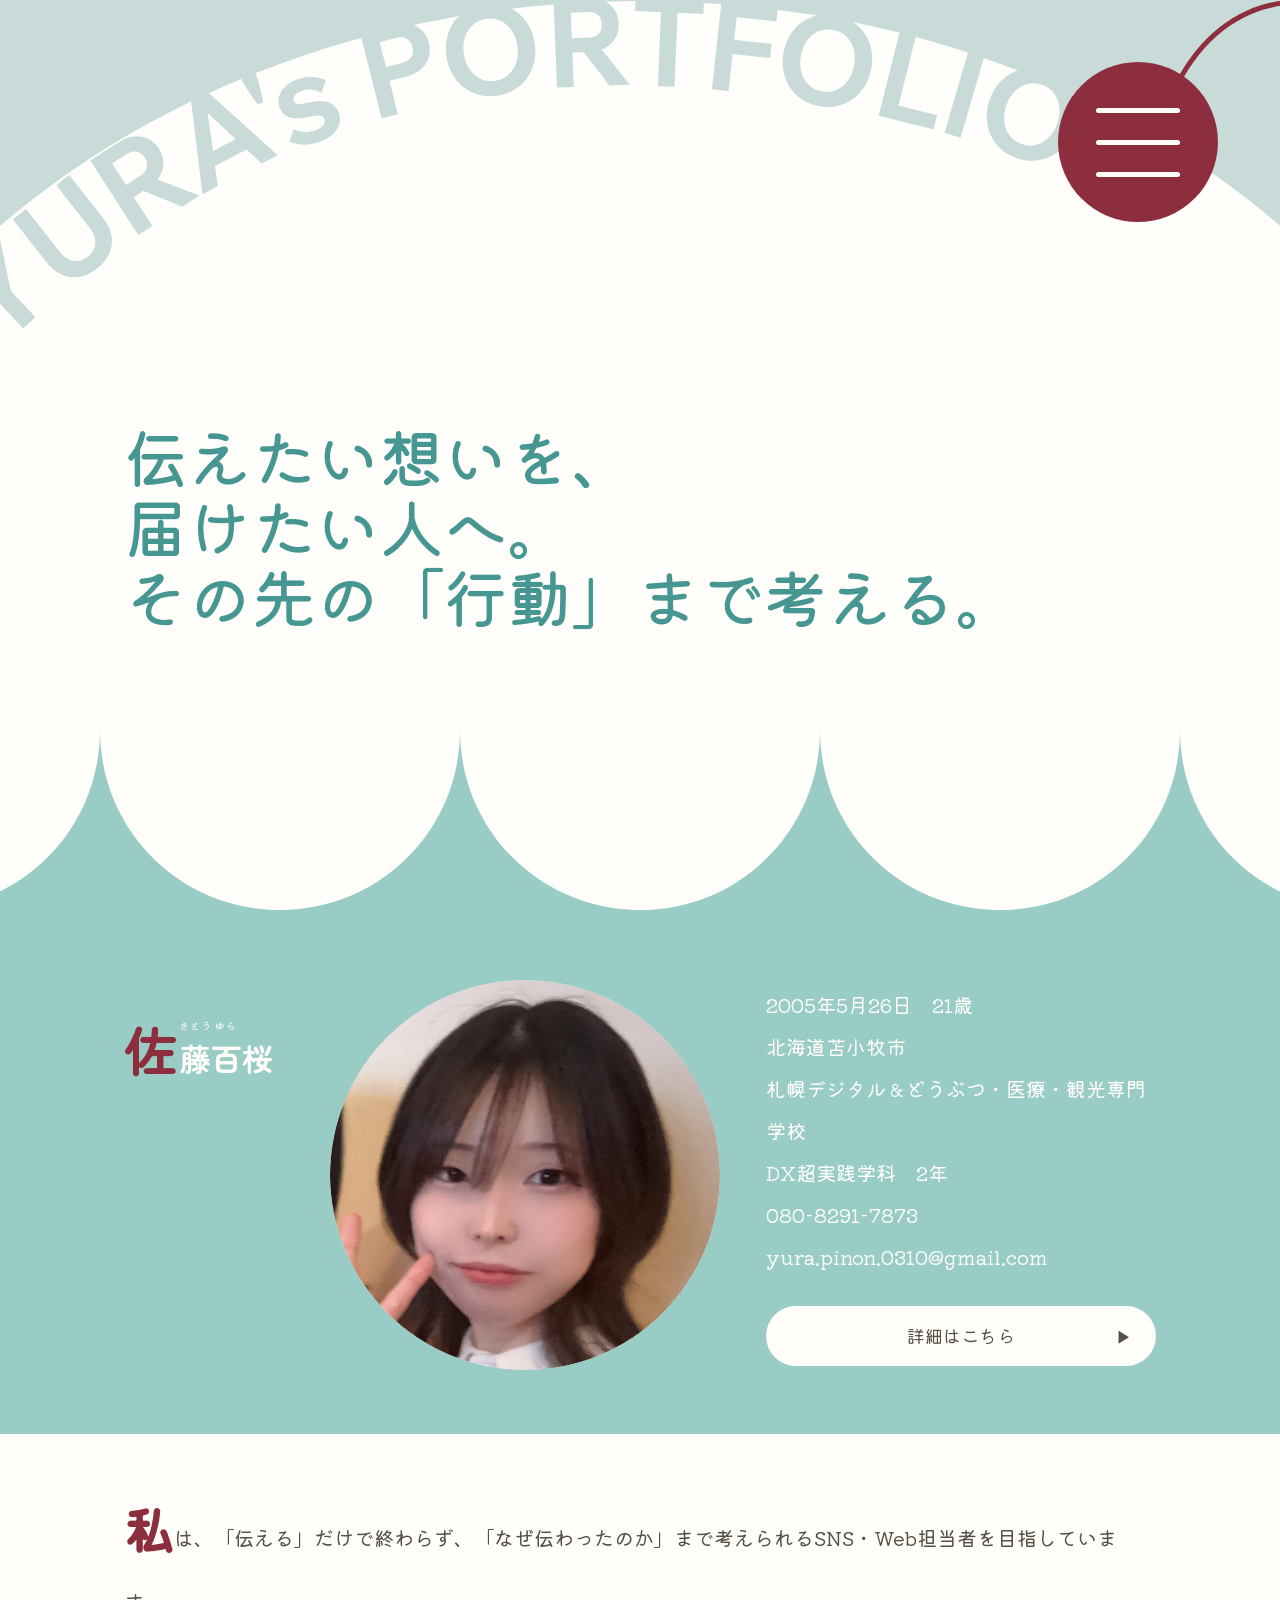
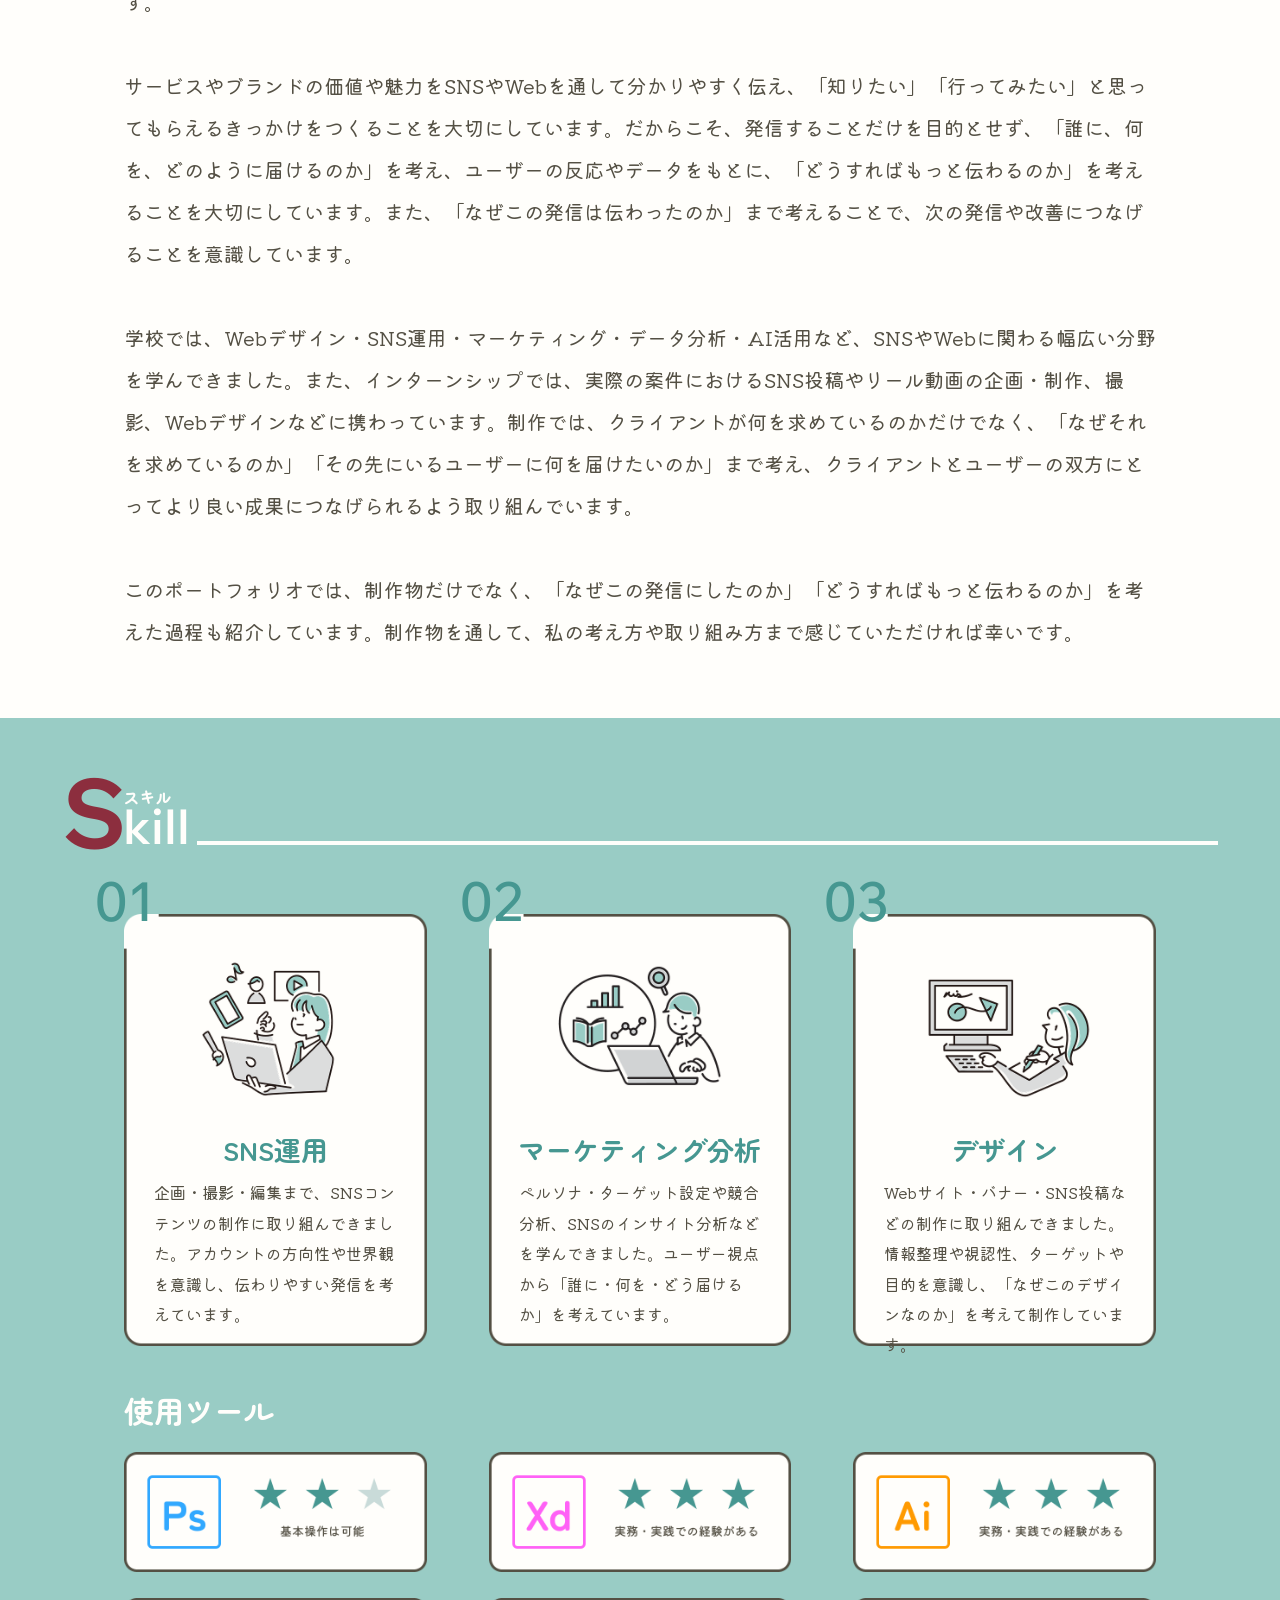
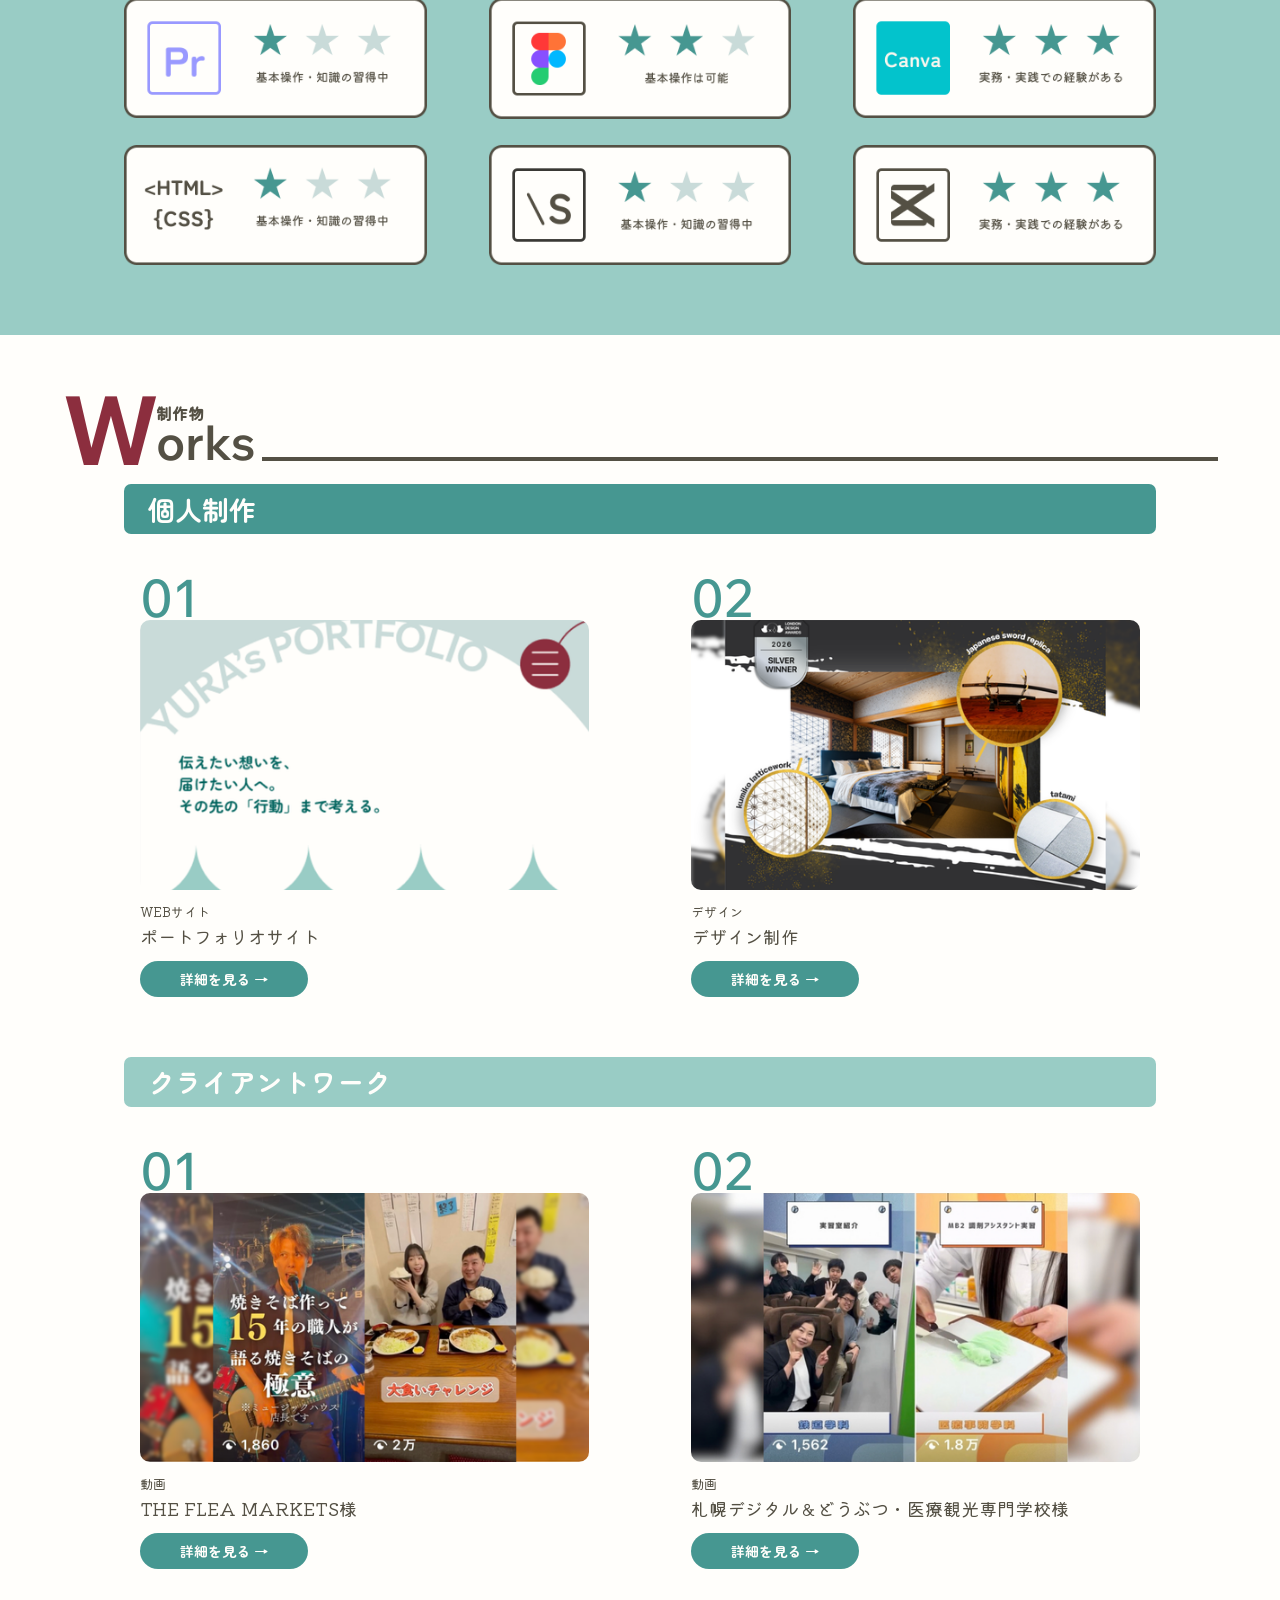
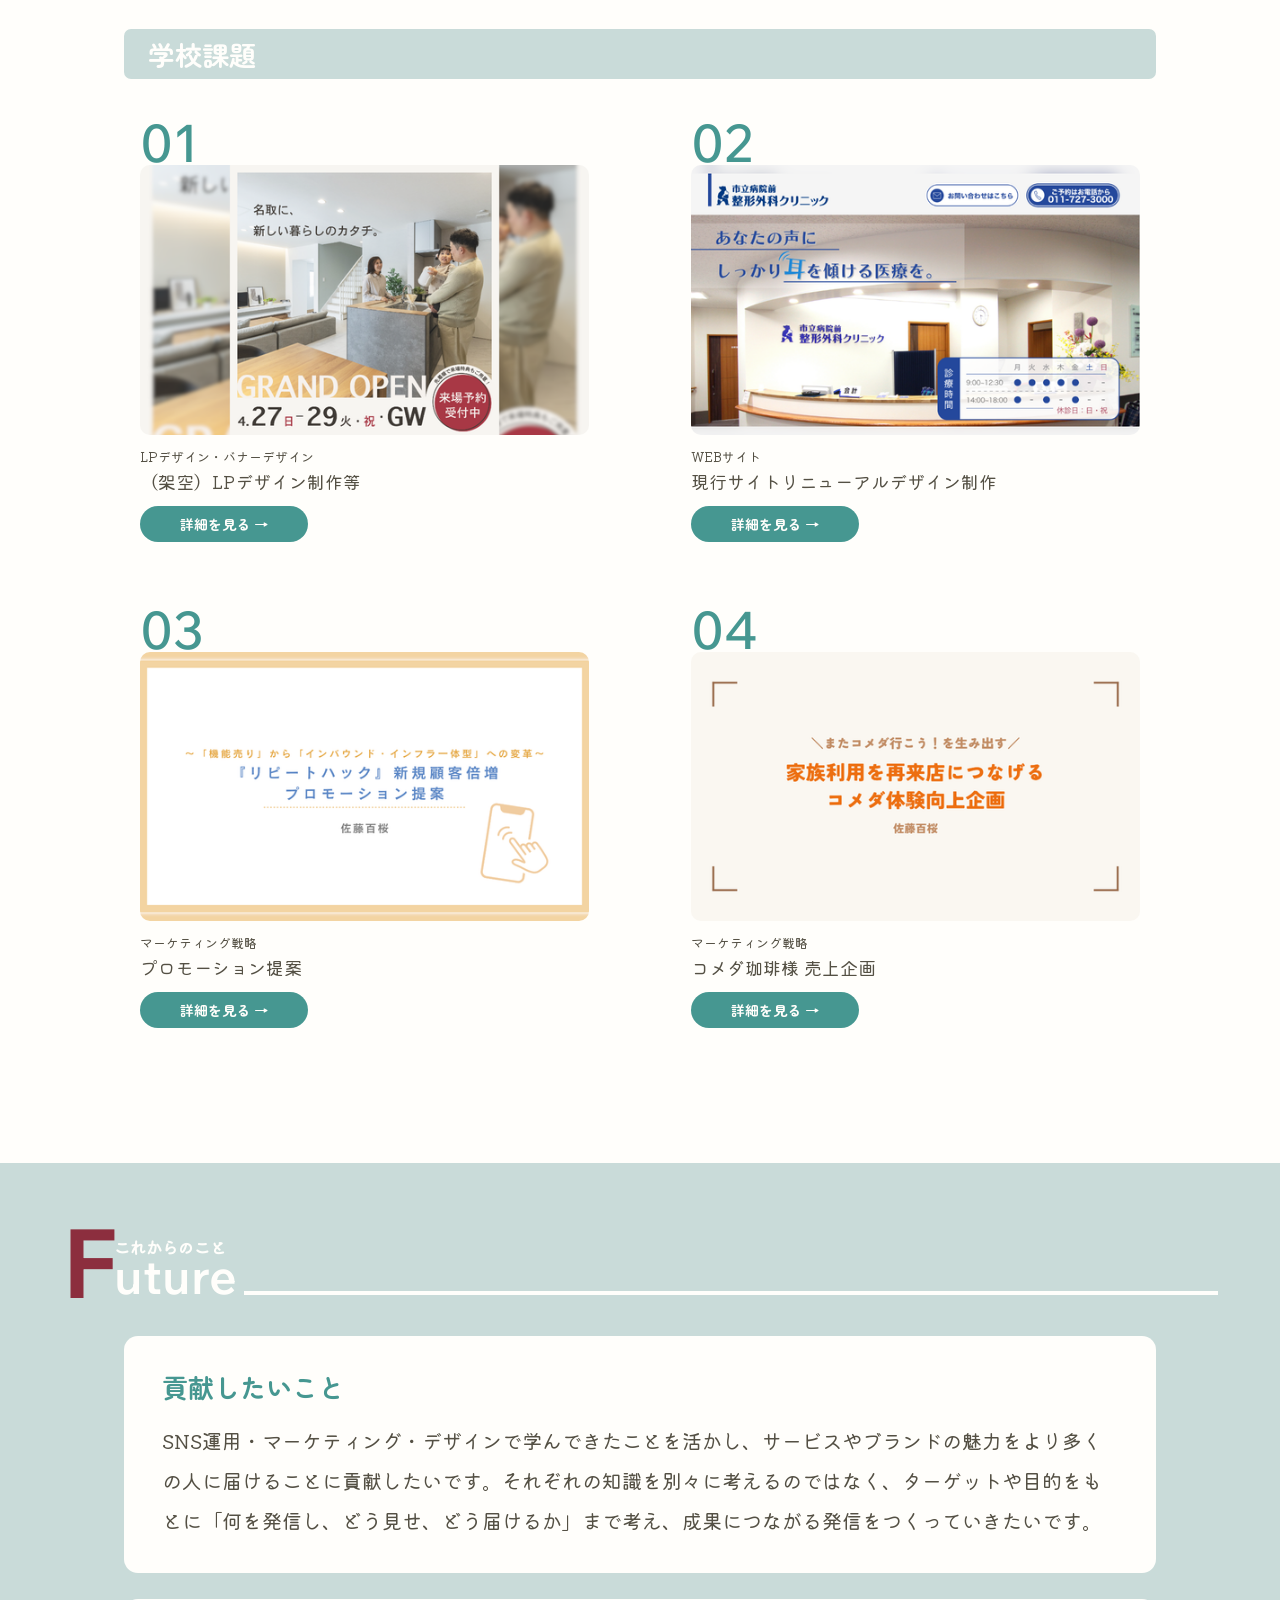
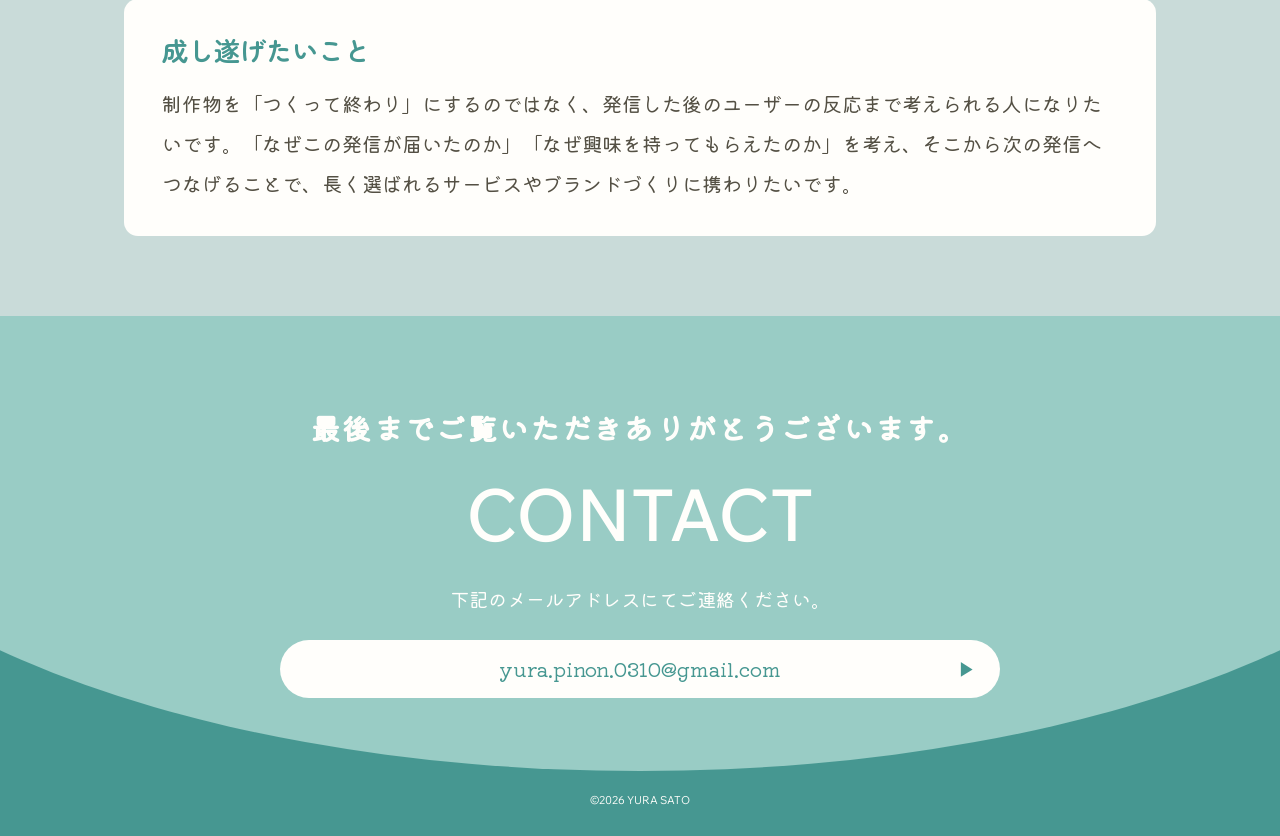
<file: index.html>
<!DOCTYPE html>
<html lang="ja">
<head>
  <meta charset="UTF-8">
  <meta name="viewport" content="width=device-width, initial-scale=1.0">
  <title>YURA's PORTFOLIO</title>
  <link rel="stylesheet" href="style.css">
</head>
<body id="top">
  <main class="fv">
    <div class="fv-cream"></div>
    <div class="fv-title" aria-label="YURA's PORTFOLIO">
      <svg viewBox="0 0 1200 300" role="img">
        <path id="title-curve" d="M 0 400 Q 460 -60 1200 280" fill="none" />
        <text><textPath href="#title-curve" startOffset="44%" text-anchor="middle">YURA's PORTFOLIO</textPath></text>
      </svg>
    </div>

    <div class="cherry-menu">
      <svg class="cherry-stem" viewBox="0 0 100 100" aria-hidden="true"><path d="M 8 92 C 28 42, 62 14, 100 4" /></svg>
      <button class="menu-button" type="button" aria-label="メニュー" aria-expanded="false">
        <span></span><span></span><span></span>
      </button>
    </div>

    <div class="menu-overlay" aria-hidden="true">
      <nav aria-label="メインメニュー">
        <ul>
          <li><a href="#about">About</a></li>
          <li><a href="#skill">Skill</a></li>
          <li><a href="#works">Works</a></li>
          <li><a href="#future">Future</a></li>
          <li><a href="#contact">Contact</a></li>
        </ul>
      </nav>
    </div>

    <div class="fv-message">
      <p>伝えたい想いを、</p>
      <p>届けたい人へ。</p>
      <p>その先の「行動」まで考える。</p>
    </div>

    <div class="fv-wave" aria-hidden="true">
      <svg viewBox="0 0 1800 180" preserveAspectRatio="xMidYMid slice">
        <path d="M 0 0 C 0 100, 80 180, 180 180 C 280 180, 360 100, 360 0 C 360 100, 440 180, 540 180 C 640 180, 720 100, 720 0 C 720 100, 800 180, 900 180 C 1000 180, 1080 100, 1080 0 C 1080 100, 1160 180, 1260 180 C 1360 180, 1440 100, 1440 0 C 1440 100, 1520 180, 1620 180 C 1720 180, 1800 100, 1800 0 L 1800 180 L 0 180 Z" />
      </svg>
    </div>
  </main>

  <section id="about" class="top-profile">
    <div class="container profile-row">
      <div class="top-name" aria-label="佐藤百桜（さとう ゆら）">
        <div class="name-kana">さとう ゆら</div>
        <div class="name-line"><span class="name-initial">佐</span><span class="name-rest">藤百桜</span></div>
      </div>
      <div class="profile-photo"><img src="images/profile/IMG_9601 1.png" alt="佐藤百桜のプロフィール写真"></div>
      <div class="profile-info">
        <p>2005年5月26日　21歳</p>
        <p>北海道苫小牧市</p>
        <p>札幌デジタル＆どうぶつ・医療・観光専門学校</p>
        <p>DX超実践学科　2年</p>
        <p>080-8291-7873</p>
        <p>yura.pinon.0310@gmail.com</p>
        <a class="pill-link" href="about.html">詳細はこちら</a>
      </div>
    </div>
  </section>

  <section class="top-intro">
    <div class="container">
      <p class="intro-text"><span class="big">私</span>は、「伝える」だけで終わらず、「なぜ伝わったのか」まで考えられるSNS・Web担当者を目指しています。<br><br>
      サービスやブランドの価値や魅力をSNSやWebを通して分かりやすく伝え、「知りたい」「行ってみたい」と思ってもらえるきっかけをつくることを大切にしています。だからこそ、発信することだけを目的とせず、「誰に、何を、どのように届けるのか」を考え、ユーザーの反応やデータをもとに、「どうすればもっと伝わるのか」を考えることを大切にしています。また、「なぜこの発信は伝わったのか」まで考えることで、次の発信や改善につなげることを意識しています。<br><br>
      学校では、Webデザイン・SNS運用・マーケティング・データ分析・AI活用など、SNSやWebに関わる幅広い分野を学んできました。また、インターンシップでは、実際の案件におけるSNS投稿やリール動画の企画・制作、撮影、Webデザインなどに携わっています。制作では、クライアントが何を求めているのかだけでなく、「なぜそれを求めているのか」「その先にいるユーザーに何を届けたいのか」まで考え、クライアントとユーザーの双方にとってより良い成果につなげられるよう取り組んでいます。<br><br>
      このポートフォリオでは、制作物だけでなく、「なぜこの発信にしたのか」「どうすればもっと伝わるのか」を考えた過程も紹介しています。制作物を通して、私の考え方や取り組み方まで感じていただければ幸いです。</p>
    </div>
  </section>

  <section id="skill" class="top-skill">
    <div class="container">
      <div class="section-heading light">
        <span class="heading-letter">S</span><span class="heading-copy"><small>スキル</small><strong>kill</strong></span><span class="heading-line"></span>
      </div>
      <div class="skill-grid">
        <article class="skill-card">
          <span class="skill-no">01</span>
          <img src="images/skill/_img_Group 35.png" alt="SNS運用">
          <h3>SNS運用</h3>
          <p>企画・撮影・編集まで、SNSコンテンツの制作に取り組んできました。アカウントの方向性や世界観を意識し、伝わりやすい発信を考えています。</p>
        </article>
        <article class="skill-card">
          <span class="skill-no">02</span>
          <img src="images/skill/_img_Group 36.png" alt="マーケティング分析">
          <h3>マーケティング分析</h3>
          <p>ペルソナ・ターゲット設定や競合分析、SNSのインサイト分析などを学んできました。ユーザー視点から「誰に・何を・どう届けるか」を考えています。</p>
        </article>
        <article class="skill-card">
          <span class="skill-no">03</span>
          <img src="images/skill/_img_Group 37.png" alt="デザイン">
          <h3>デザイン</h3>
          <p>Webサイト・バナー・SNS投稿などの制作に取り組んできました。情報整理や視認性、ターゲットや目的を意識し、「なぜこのデザインなのか」を考えて制作しています。</p>
        </article>
      </div>

      <h3 class="tools-title">使用ツール</h3>
      <div class="tools-grid tool-image-grid">
        <img src="images/profile/_img_Group 31.png" alt="使用ツール 31">
        <img src="images/profile/_img_Group 32.png" alt="使用ツール 32">
        <img src="images/profile/_img_Group 33.png" alt="使用ツール 33">
        <img src="images/profile/_img_Group 34.png" alt="使用ツール 34">
        <img src="images/profile/_img_Group 35.png" alt="使用ツール 35">
        <img src="images/profile/_img_Group 36.png" alt="使用ツール 36">
        <img src="images/profile/_img_Group 37.png" alt="使用ツール 37">
        <img src="images/profile/_img_Group 38.png" alt="使用ツール 38">
        <img src="images/profile/_img_Group 39.png" alt="使用ツール 39">
      </div>
    </div>
  </section>

  <section id="works" class="top-works">
    <div class="container">
      <div class="section-heading compact">
        <span class="heading-letter">W</span><span class="heading-copy"><small>制作物</small><strong>orks</strong></span><span class="heading-line"></span>
      </div>

      <div class="works-group personal">
        <div class="works-group-title">個人制作</div>
        <div class="works-grid">
          <a class="work-card" href="works-personal.html?work=01"><div class="number">01</div><img src="images/top/1.png" alt="ポートフォリオサイト"><div class="type">WEBサイト</div><p class="work-name">ポートフォリオサイト</p></a>
          <a class="work-card" href="works-personal.html?work=02"><div class="number">02</div><img src="images/top/2.png" alt="デザイン制作"><div class="type">デザイン</div><p class="work-name">デザイン制作</p></a>
        </div>
      </div>

      <div class="works-group client">
        <div class="works-group-title">クライアントワーク</div>
        <div class="works-grid">
          <a class="work-card" href="works-client.html?work=01"><div class="number">01</div><img src="images/top/3.png" alt="THE FLEA MARKETS様"><div class="type">動画</div><p class="work-name">THE FLEA MARKETS様</p></a>
          <a class="work-card" href="works-client.html?work=02"><div class="number">02</div><img src="images/top/4.png" alt="札幌デジタル＆どうぶつ・医療観光専門学校様"><div class="type">動画</div><p class="work-name">札幌デジタル＆どうぶつ・医療観光専門学校様</p></a>
        </div>
      </div>

      <div class="works-group school">
        <div class="works-group-title">学校課題</div>
        <div class="works-grid">
          <a class="work-card" href="works-school.html?work=01"><div class="number">01</div><img src="images/top/5.png" alt="LPデザイン"><div class="type">LPデザイン・バナーデザイン</div><p class="work-name">（架空）LPデザイン制作等</p></a>
          <a class="work-card" href="works-school.html?work=02"><div class="number">02</div><img src="images/top/6.png" alt="サイトリニューアル"><div class="type">WEBサイト</div><p class="work-name">現行サイトリニューアルデザイン制作</p></a>
          <a class="work-card" href="works-school.html?work=03"><div class="number">03</div><img src="images/top/7.png" alt="プロモーション提案"><div class="type">マーケティング戦略</div><p class="work-name">プロモーション提案</p></a>
          <a class="work-card" href="works-school.html?work=04"><div class="number">04</div><img src="images/top/8.png" alt="売上企画"><div class="type">マーケティング戦略</div><p class="work-name">コメダ珈琲様 売上企画</p></a>
        </div>
      </div>
    </div>
  </section>

  <section id="future" class="top-future">
    <div class="container">
      <div class="section-heading light">
        <span class="heading-letter">F</span><span class="heading-copy"><small>これからのこと</small><strong>uture</strong></span><span class="heading-line"></span>
      </div>
      <div class="future-boxes">
        <article class="future-box"><h3>貢献したいこと</h3><p>SNS運用・マーケティング・デザインで学んできたことを活かし、サービスやブランドの魅力をより多くの人に届けることに貢献したいです。それぞれの知識を別々に考えるのではなく、ターゲットや目的をもとに「何を発信し、どう見せ、どう届けるか」まで考え、成果につながる発信をつくっていきたいです。</p></article>
        <article class="future-box"><h3>成し遂げたいこと</h3><p>制作物を「つくって終わり」にするのではなく、発信した後のユーザーの反応まで考えられる人になりたいです。「なぜこの発信が届いたのか」「なぜ興味を持ってもらえたのか」を考え、そこから次の発信へつなげることで、長く選ばれるサービスやブランドづくりに携わりたいです。</p></article>
      </div>
    </div>
  </section>

  <footer id="contact" class="contact-footer">
    <div class="footer-inner">
      <p class="footer-thanks">最後までご覧いただきありがとうございます。</p>
      <h2 class="footer-title">CONTACT</h2>
      <p class="footer-desc">下記のメールアドレスにてご連絡ください。</p>
      <a class="contact-mail" href="mailto:yura.pinon.0310@gmail.com">yura.pinon.0310@gmail.com</a>
      <p class="copyright">©2026 YURA SATO</p>
    </div>
  </footer>

  <script src="script.js"></script>
</body>
</html>
</file>
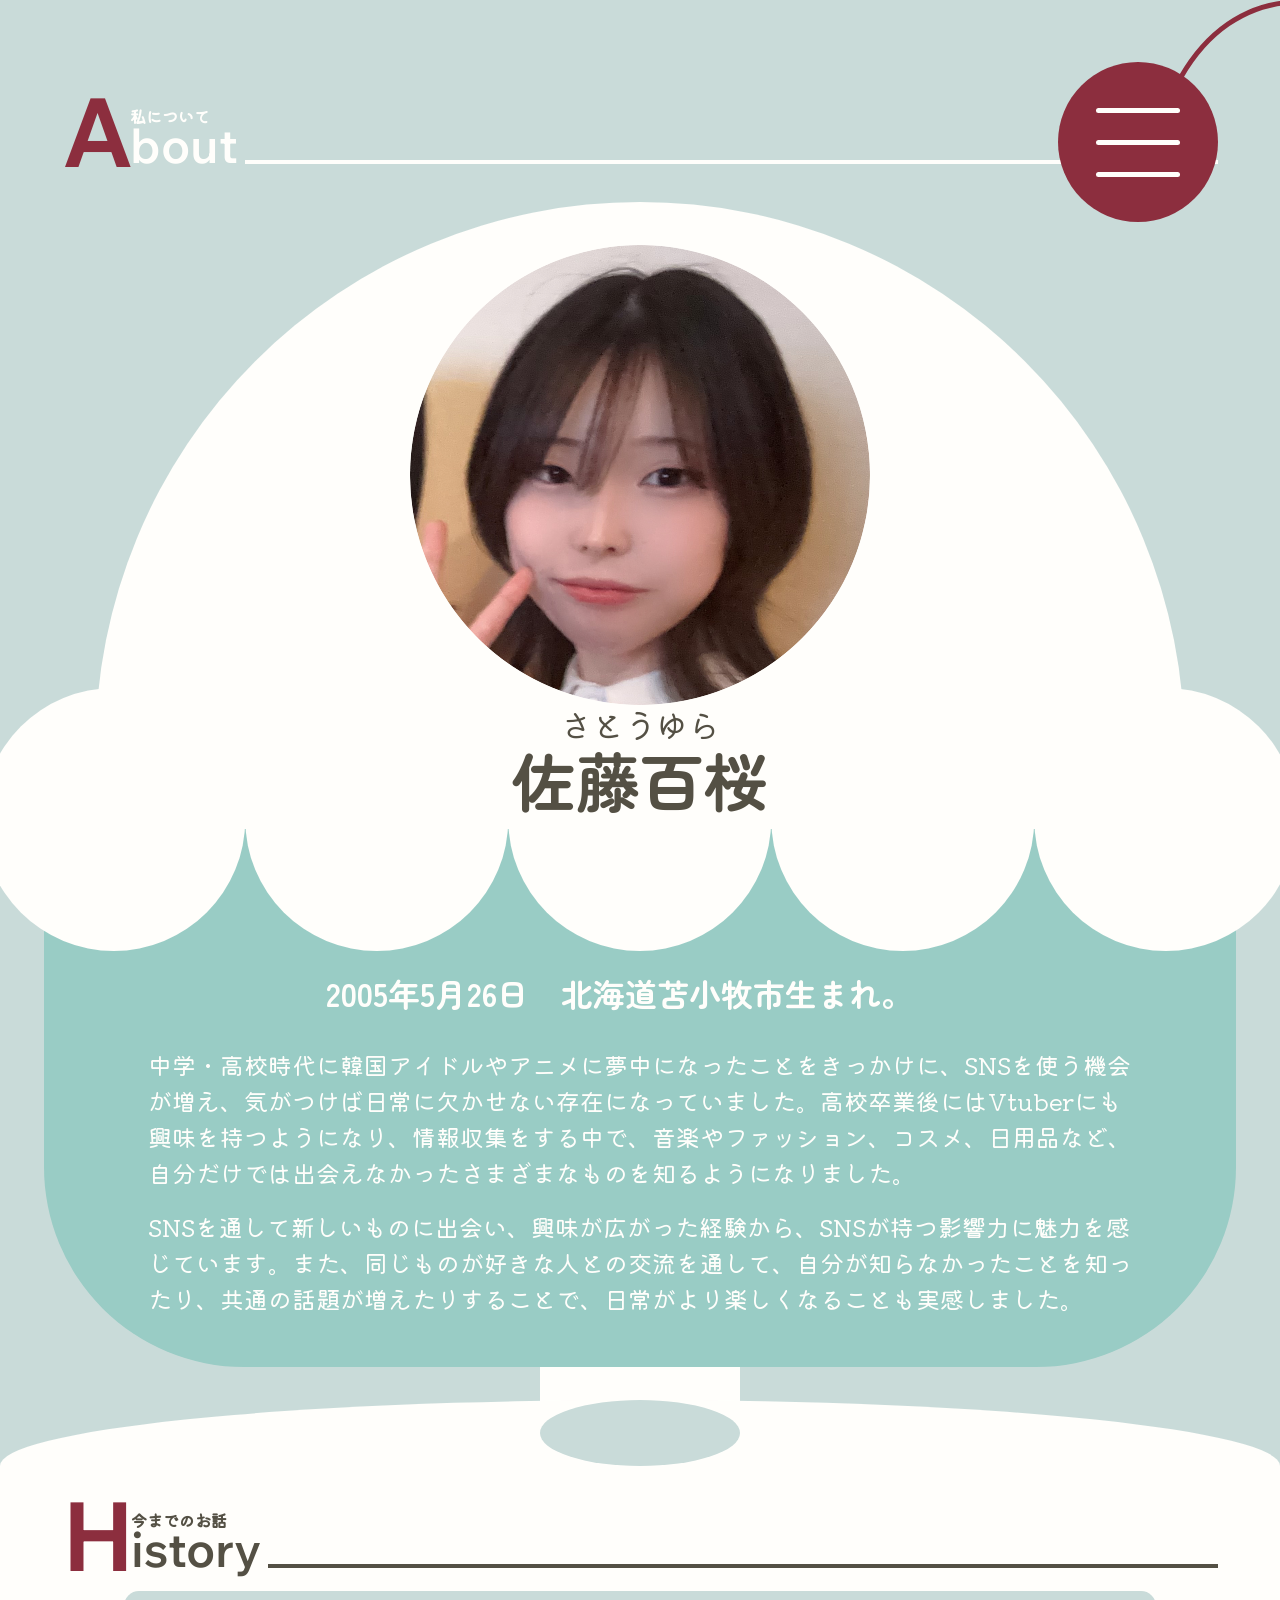
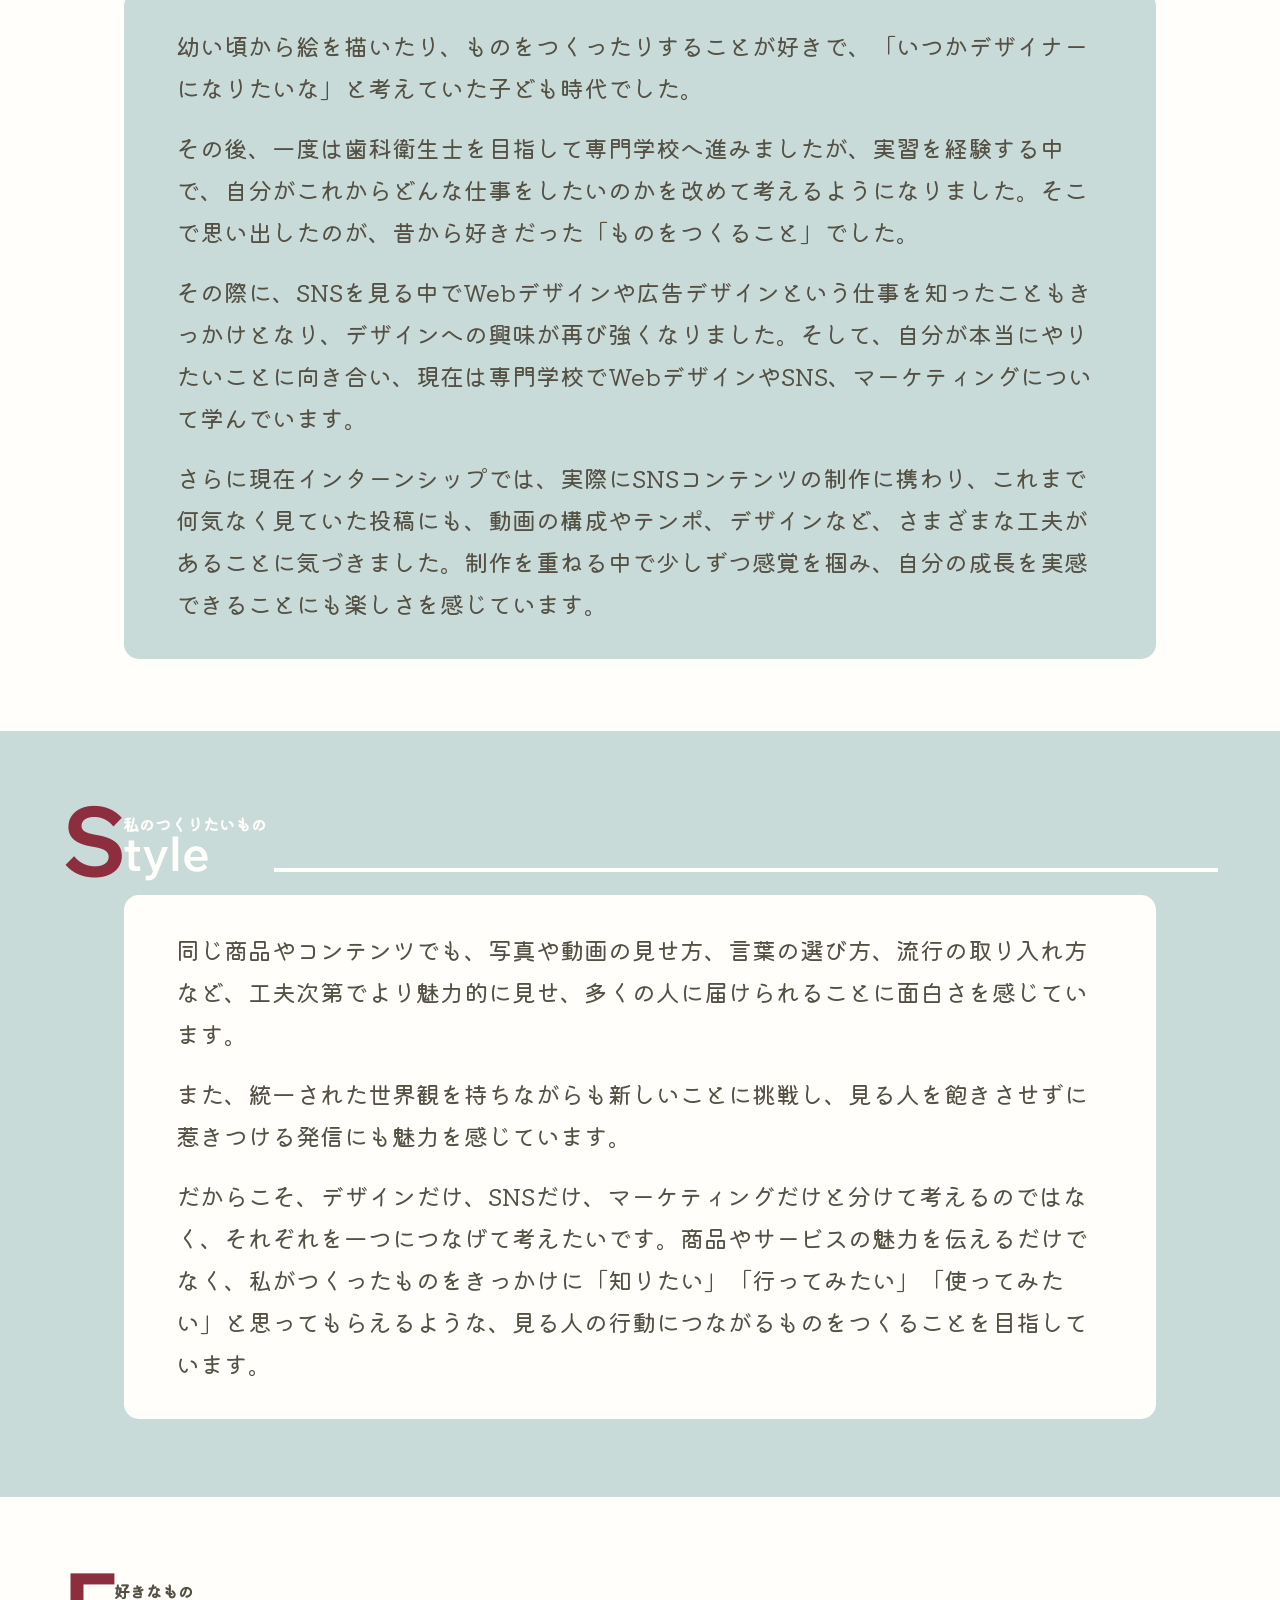
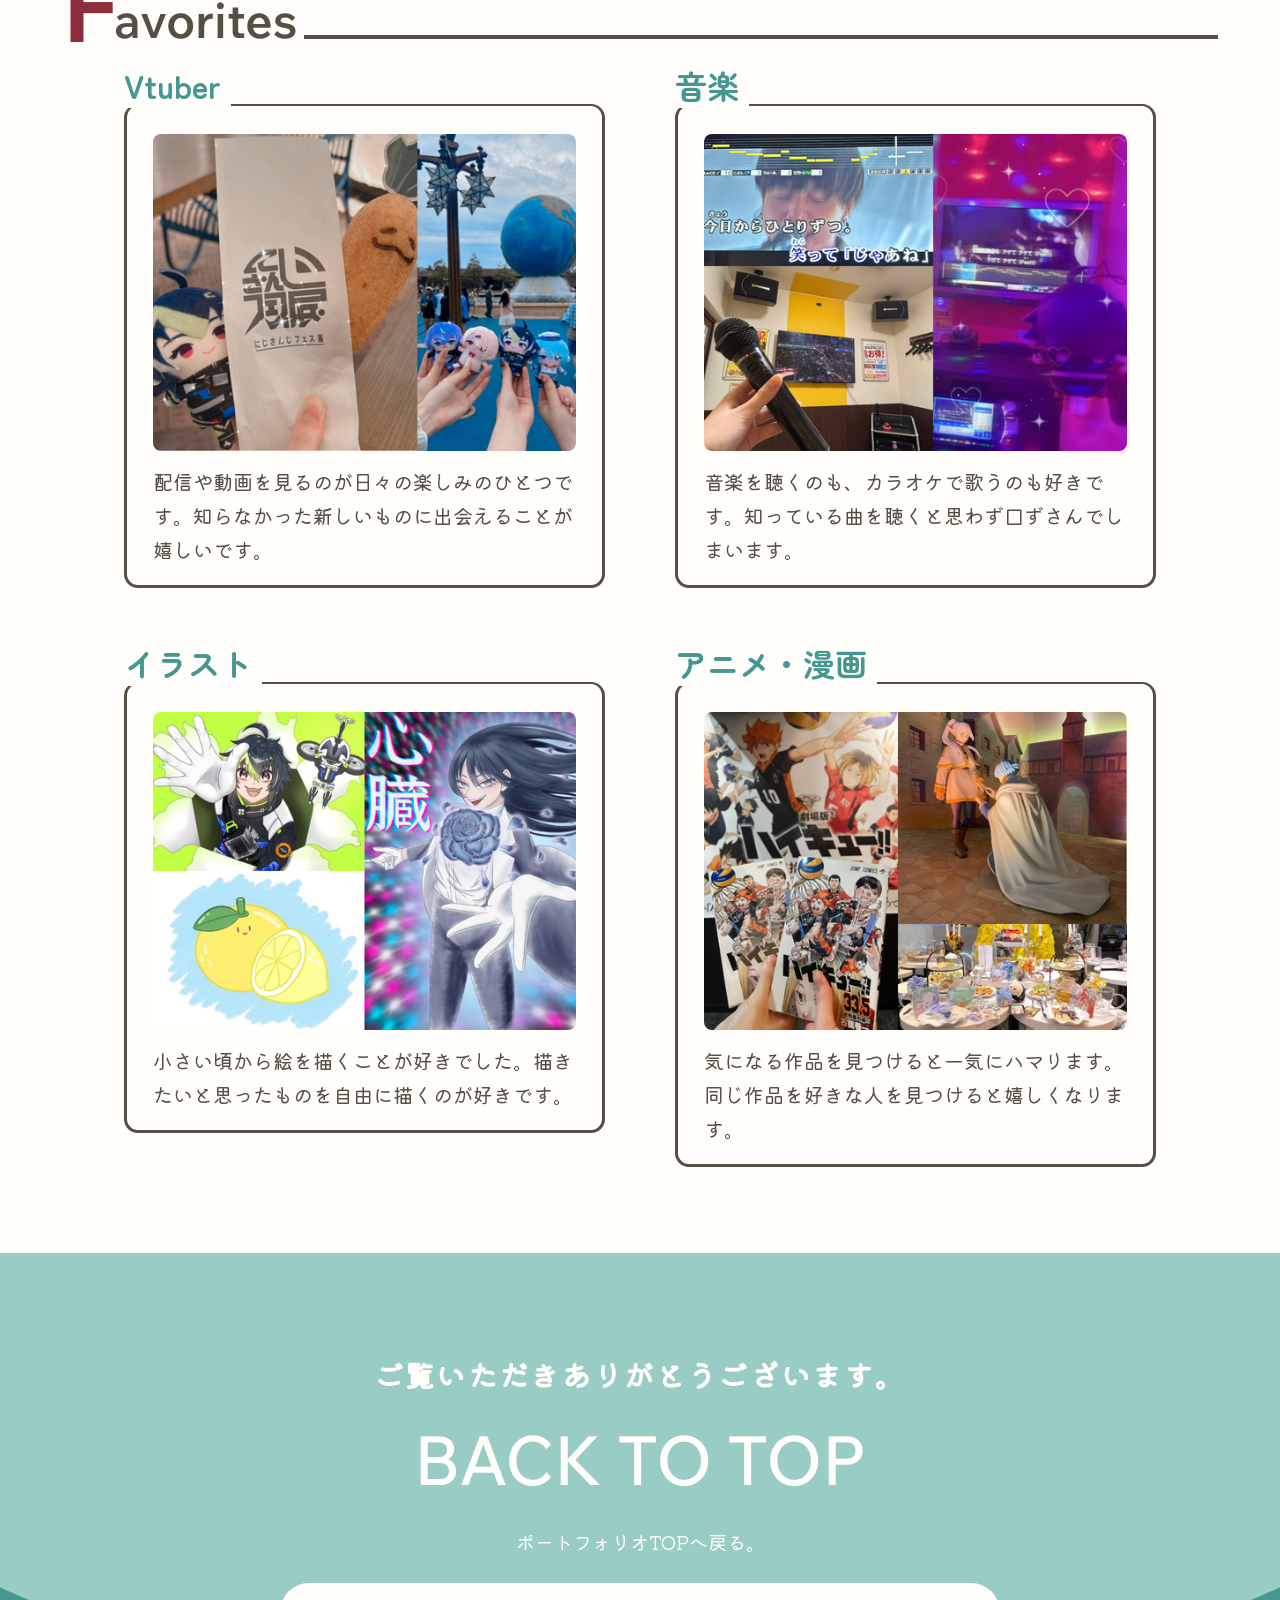
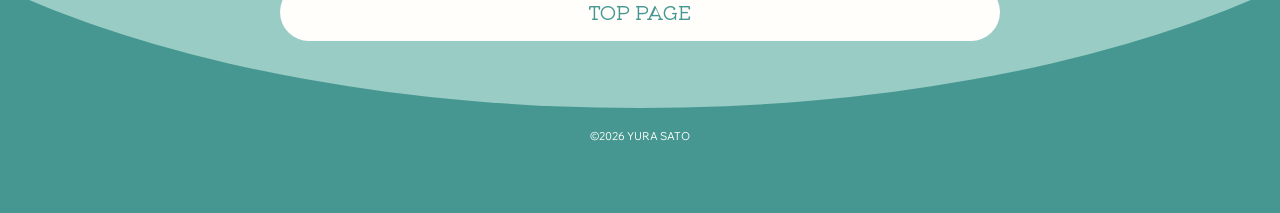
<file: about.html>
<!DOCTYPE html>
<html lang="ja">
<head>
  <meta charset="UTF-8">
  <meta name="viewport" content="width=device-width, initial-scale=1.0">
  <title>About | YURA's PORTFOLIO</title>
  <link rel="stylesheet" href="style.css">
</head>
<body id="top">
  <div class="page-shell about-page">
    <div class="cherry-menu">
      <svg class="cherry-stem" viewBox="0 0 100 100" aria-hidden="true"><path d="M 8 92 C 28 42, 62 14, 100 4" /></svg>
      <button class="menu-button" type="button" aria-label="メニュー" aria-expanded="false"><span></span><span></span><span></span></button>
    </div>
    <div class="menu-overlay" aria-hidden="true">
      <nav><ul>
        <li><a href="index.html">Top</a></li>
        <li><a href="#about">About</a></li>
        <li><a href="#history">History</a></li>
        <li><a href="#style">Style</a></li>
        <li><a href="#favorites">Favorites</a></li>
      </ul></nav>
    </div>

    <section id="about" class="about-hero">
      <div class="section-heading light">
        <span class="heading-letter">A</span><span class="heading-copy"><small>私について</small><strong>bout</strong></span><span class="heading-line"></span>
      </div>
      <div class="about-figure" aria-hidden="true">
        <div class="about-big-dome"></div>
        <div class="about-scallops">
          <span></span><span></span><span></span><span></span><span></span>
        </div>
        <div class="about-profile-panel"></div>
        <div class="about-bridge"></div>
        <div class="about-history-arc"></div>
        <div class="about-pedestal"></div>
      </div>

      <div class="about-person">
        <div class="about-photo"><img src="images/profile/IMG_9601 1.png" alt="佐藤百桜"></div>
        <p class="about-kana">さとうゆら</p>
        <h1 class="about-name">佐藤百桜</h1>
        <p class="about-birth">2005年5月26日　北海道苫小牧市生まれ。</p>
        <p class="about-bio"><span>中学・高校時代に韓国アイドルやアニメに夢中になったことをきっかけに、SNSを使う機会が増え、気がつけば日常に欠かせない存在になっていました。高校卒業後にはVtuberにも興味を持つようになり、情報収集をする中で、音楽やファッション、コスメ、日用品など、自分だけでは出会えなかったさまざまなものを知るようになりました。</span><span>SNSを通して新しいものに出会い、興味が広がった経験から、SNSが持つ影響力に魅力を感じています。また、同じものが好きな人との交流を通して、自分が知らなかったことを知ったり、共通の話題が増えたりすることで、日常がより楽しくなることも実感しました。</span></p>
      </div>
    </section>

    <section id="history" class="about-history">
      <div class="section-heading compact"><span class="heading-letter">H</span><span class="heading-copy"><small>今までのお話</small><strong>istory</strong></span><span class="heading-line"></span></div>
      <div class="text-panel">
        <p>幼い頃から絵を描いたり、ものをつくったりすることが好きで、「いつかデザイナーになりたいな」と考えていた子ども時代でした。</p>
        <p>その後、一度は歯科衛生士を目指して専門学校へ進みましたが、実習を経験する中で、自分がこれからどんな仕事をしたいのかを改めて考えるようになりました。そこで思い出したのが、昔から好きだった「ものをつくること」でした。</p>
        <p>その際に、SNSを見る中でWebデザインや広告デザインという仕事を知ったこともきっかけとなり、デザインへの興味が再び強くなりました。そして、自分が本当にやりたいことに向き合い、現在は専門学校でWebデザインやSNS、マーケティングについて学んでいます。</p>
        <p>さらに現在インターンシップでは、実際にSNSコンテンツの制作に携わり、これまで何気なく見ていた投稿にも、動画の構成やテンポ、デザインなど、さまざまな工夫があることに気づきました。制作を重ねる中で少しずつ感覚を掴み、自分の成長を実感できることにも楽しさを感じています。</p>
      </div>
    </section>

    <section id="style" class="about-style">
      <div class="section-heading light compact"><span class="heading-letter">S</span><span class="heading-copy"><small>私のつくりたいもの</small><strong>tyle</strong></span><span class="heading-line"></span></div>
      <div class="text-panel">
        <p>同じ商品やコンテンツでも、写真や動画の見せ方、言葉の選び方、流行の取り入れ方など、工夫次第でより魅力的に見せ、多くの人に届けられることに面白さを感じています。</p>
        <p>また、統一された世界観を持ちながらも新しいことに挑戦し、見る人を飽きさせずに惹きつける発信にも魅力を感じています。</p>
        <p>だからこそ、デザインだけ、SNSだけ、マーケティングだけと分けて考えるのではなく、それぞれを一つにつなげて考えたいです。商品やサービスの魅力を伝えるだけでなく、私がつくったものをきっかけに「知りたい」「行ってみたい」「使ってみたい」と思ってもらえるような、見る人の行動につながるものをつくることを目指しています。</p>
      </div>
    </section>

    <section id="favorites" class="about-favorites">
      <div class="section-heading compact"><span class="heading-letter">F</span><span class="heading-copy"><small>好きなもの</small><strong>avorites</strong></span><span class="heading-line"></span></div>
      <div class="favorite-grid">
        <article class="favorite-card"><h3>Vtuber</h3><div class="favorite-box"><img src="images/favorites/1.png" alt="VTuber"><p>配信や動画を見るのが日々の楽しみのひとつです。知らなかった新しいものに出会えることが嬉しいです。</p></div></article>
        <article class="favorite-card"><h3>音楽</h3><div class="favorite-box"><img src="images/favorites/2.png" alt="音楽"><p>音楽を聴くのも、カラオケで歌うのも好きです。知っている曲を聴くと思わず口ずさんでしまいます。</p></div></article>
        <article class="favorite-card"><h3>イラスト</h3><div class="favorite-box"><img src="images/favorites/3.png" alt="イラスト"><p>小さい頃から絵を描くことが好きでした。描きたいと思ったものを自由に描くのが好きです。</p></div></article>
        <article class="favorite-card"><h3>アニメ・漫画</h3><div class="favorite-box"><img src="images/favorites/4.png" alt="アニメ・漫画"><p>気になる作品を見つけると一気にハマります。同じ作品を好きな人を見つけると嬉しくなります。</p></div></article>
      </div>
    </section>

    <footer class="back-footer">
      <div class="footer-inner">
        <p class="footer-thanks">ご覧いただきありがとうございます。</p>
        <h2 class="footer-title">BACK TO TOP</h2>
        <p class="footer-desc">ポートフォリオTOPへ戻る。</p>
        <a class="back-top-link" href="index.html">TOP PAGE</a>
        <p class="copyright">©2026 YURA SATO</p>
      </div>
    </footer>
  </div>
  <script src="script.js"></script>
</body>
</html>
</file>
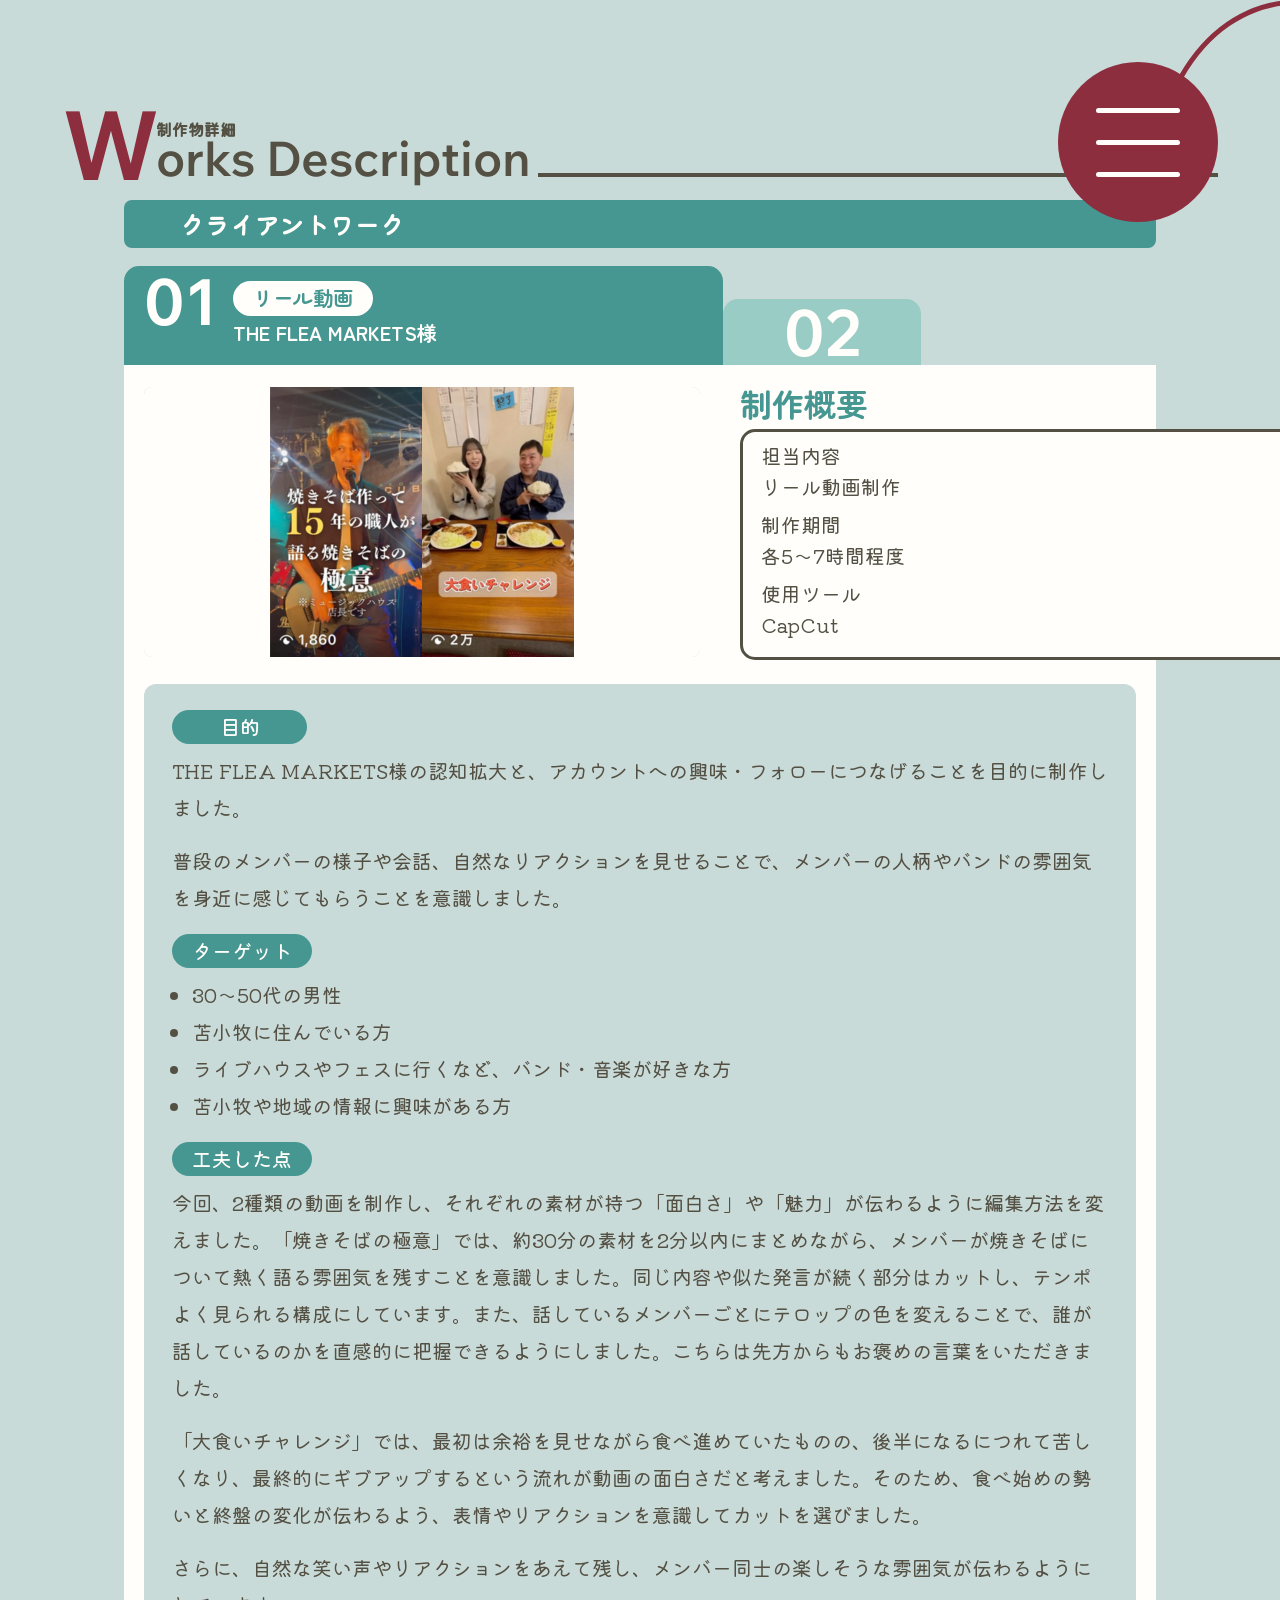
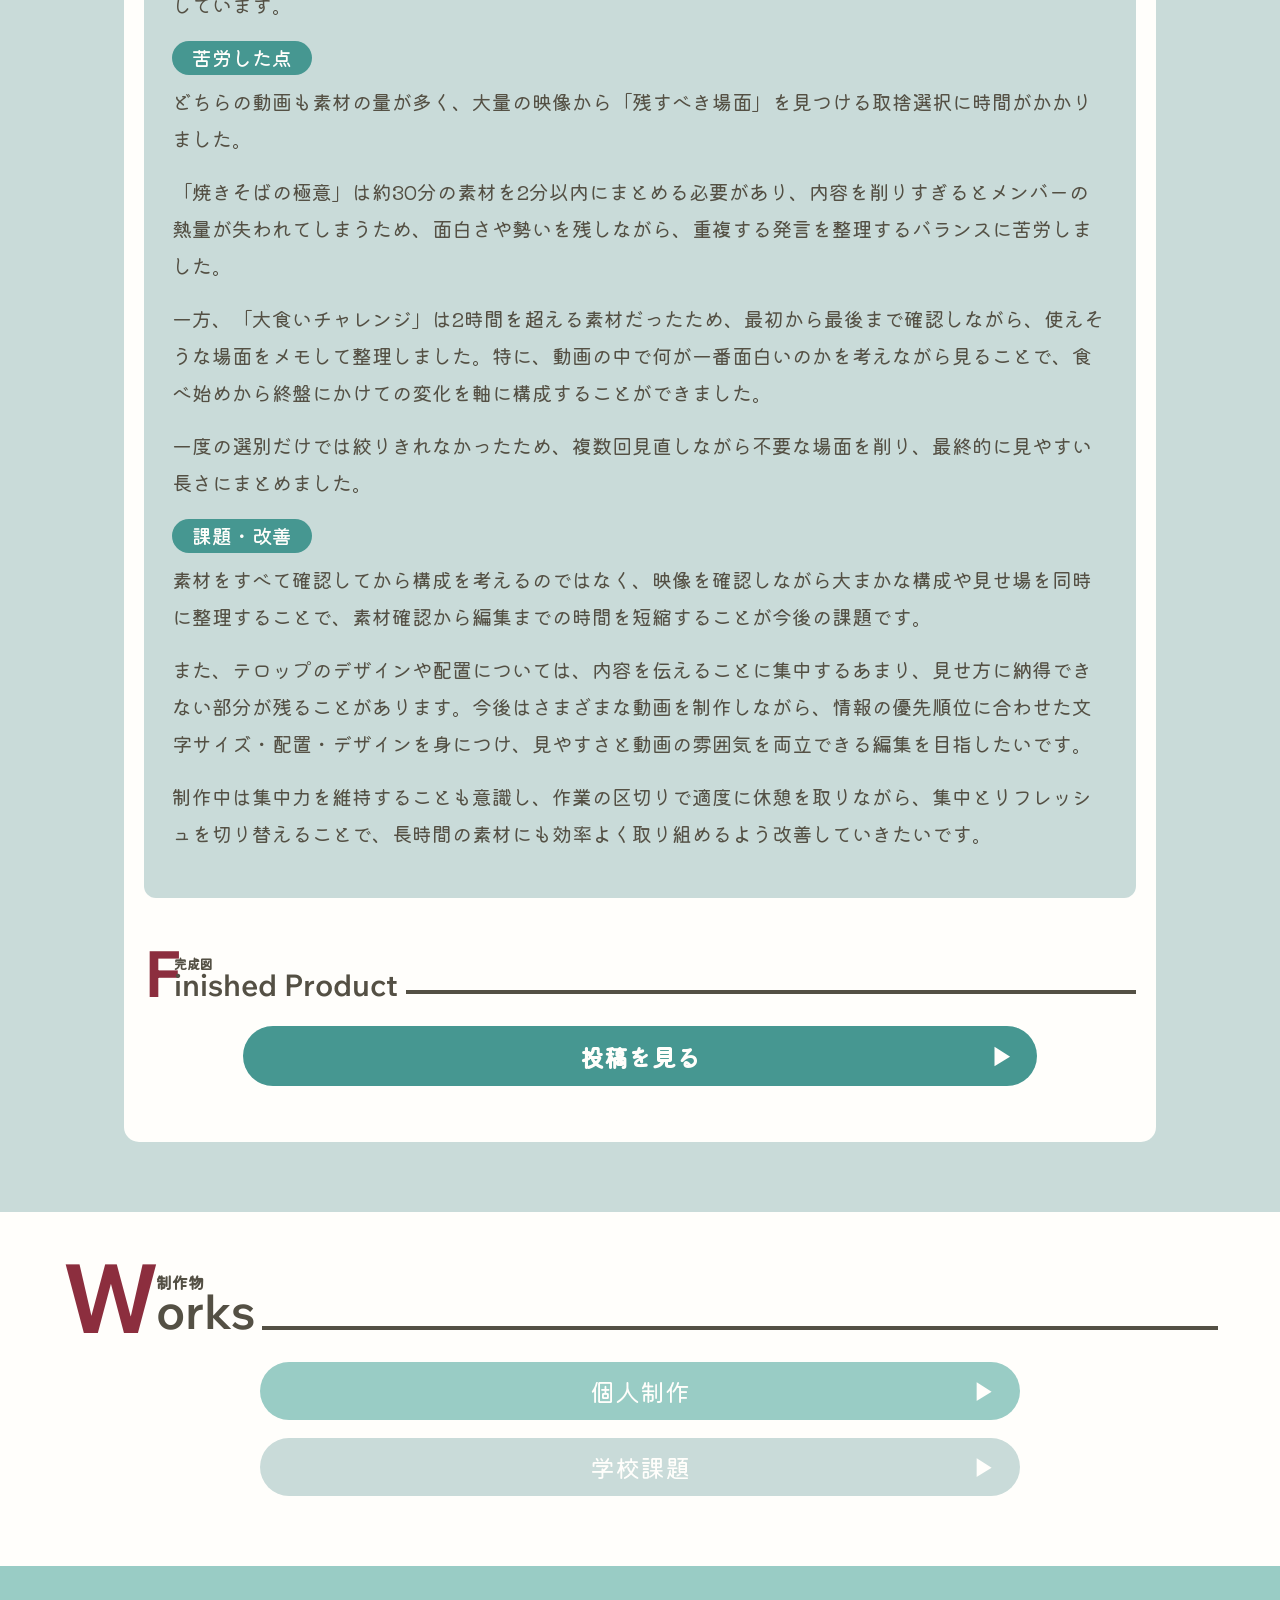
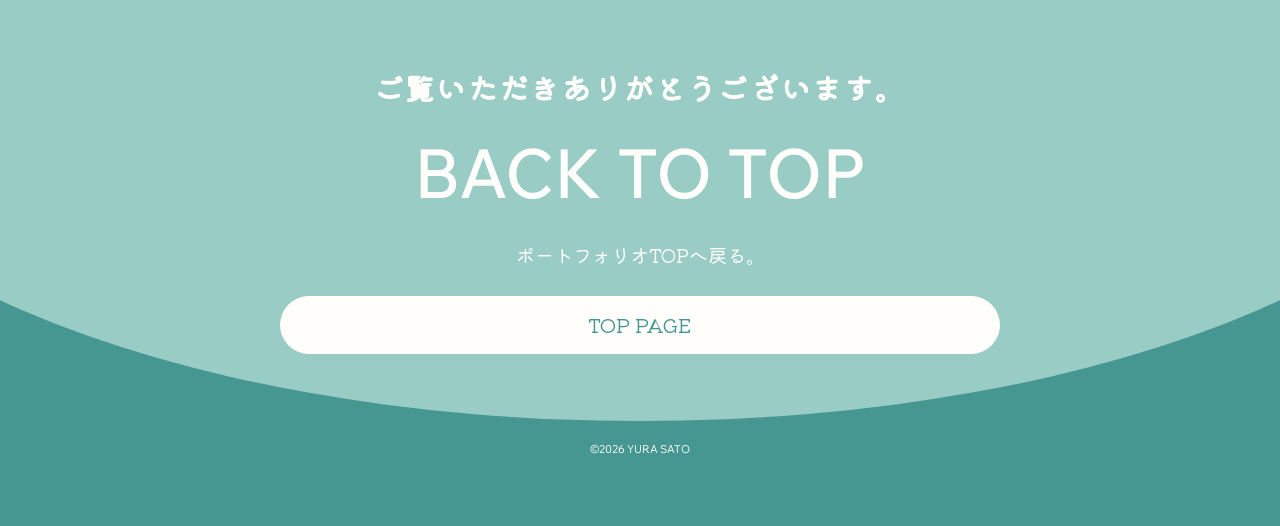
<file: works-client.html>
<!DOCTYPE html>
<html lang="ja">
<head>
  <meta charset="UTF-8">
  <meta name="viewport" content="width=device-width, initial-scale=1.0">
  <title>Client Works | YURA's PORTFOLIO</title>
  <link rel="stylesheet" href="style.css">
</head>
<body id="top">
  <div class="page-shell works-page">
    <div class="cherry-menu"><svg class="cherry-stem" viewBox="0 0 100 100" aria-hidden="true"><path d="M 8 92 C 28 42, 62 14, 100 4" /></svg><button class="menu-button" type="button" aria-label="メニュー" aria-expanded="false"><span></span><span></span><span></span></button></div>
    <div class="menu-overlay" aria-hidden="true"><nav><ul><li><a href="index.html">Top</a></li><li><a href="#description">Works Description</a></li><li><a href="#finished">Finished Product</a></li><li><a href="#works-nav">Works</a></li></ul></nav></div>

    <header id="description" class="works-detail-head">
      <div class="section-heading compact"><span class="heading-letter">W</span><span class="heading-copy"><small>制作物詳細</small><strong>orks Description</strong></span><span class="heading-line"></span></div>
      <div class="works-category-bar">クライアントワーク</div>
    </header>

    <main class="work-stage" data-work-root>
      <div class="work-tabs" role="tablist">
        <button class="work-tab" data-work-tab="01">
          <span class="tab-num">01</span>
          <small>
            <span class="tab-tag">リール動画</span>
            <span class="tab-title">THE FLEA MARKETS様</span>
          </small>
        </button>
        <button class="work-tab" data-work-tab="02">
          <span class="tab-num">02</span>
          <small>
            <span class="tab-tag">リール動画</span>
            <span class="tab-title">札幌デジタル＆どうぶつ・医療・観光専門学校様</span>
          </small>
        </button>
      </div>

      <article class="work-panel" data-work-panel="01">
        <div class="work-overview">
          <div class="work-overview-image"><img src="images/works/3.png" alt="THE FLEA MARKETS様"></div>
          <div class="work-spec"><h3>制作概要</h3><div class="work-spec-box"><dl><dt>担当内容</dt><dd>リール動画制作</dd><dt>制作期間</dt><dd>各5〜7時間程度</dd><dt>使用ツール</dt><dd>CapCut</dd></dl></div></div>
        </div>
        <div class="work-copy">
          <h4>目的</h4><p>THE FLEA MARKETS様の認知拡大と、アカウントへの興味・フォローにつなげることを目的に制作しました。</p><p>普段のメンバーの様子や会話、自然なリアクションを見せることで、メンバーの人柄やバンドの雰囲気を身近に感じてもらうことを意識しました。</p>
          <h4>ターゲット</h4><ul><li>30〜50代の男性</li><li>苫小牧に住んでいる方</li><li>ライブハウスやフェスに行くなど、バンド・音楽が好きな方</li><li>苫小牧や地域の情報に興味がある方</li></ul>
          <h4>工夫した点</h4><p>今回、2種類の動画を制作し、それぞれの素材が持つ「面白さ」や「魅力」が伝わるように編集方法を変えました。「焼きそばの極意」では、約30分の素材を2分以内にまとめながら、メンバーが焼きそばについて熱く語る雰囲気を残すことを意識しました。同じ内容や似た発言が続く部分はカットし、テンポよく見られる構成にしています。また、話しているメンバーごとにテロップの色を変えることで、誰が話しているのかを直感的に把握できるようにしました。こちらは先方からもお褒めの言葉をいただきました。</p><p>「大食いチャレンジ」では、最初は余裕を見せながら食べ進めていたものの、後半になるにつれて苦しくなり、最終的にギブアップするという流れが動画の面白さだと考えました。そのため、食べ始めの勢いと終盤の変化が伝わるよう、表情やリアクションを意識してカットを選びました。</p><p>さらに、自然な笑い声やリアクションをあえて残し、メンバー同士の楽しそうな雰囲気が伝わるようにしています。</p>
          <h4>苦労した点</h4><p>どちらの動画も素材の量が多く、大量の映像から「残すべき場面」を見つける取捨選択に時間がかかりました。</p><p>「焼きそばの極意」は約30分の素材を2分以内にまとめる必要があり、内容を削りすぎるとメンバーの熱量が失われてしまうため、面白さや勢いを残しながら、重複する発言を整理するバランスに苦労しました。</p><p>一方、「大食いチャレンジ」は2時間を超える素材だったため、最初から最後まで確認しながら、使えそうな場面をメモして整理しました。特に、動画の中で何が一番面白いのかを考えながら見ることで、食べ始めから終盤にかけての変化を軸に構成することができました。</p><p>一度の選別だけでは絞りきれなかったため、複数回見直しながら不要な場面を削り、最終的に見やすい長さにまとめました。</p>
          <h4>課題・改善</h4><p>素材をすべて確認してから構成を考えるのではなく、映像を確認しながら大まかな構成や見せ場を同時に整理することで、素材確認から編集までの時間を短縮することが今後の課題です。</p><p>また、テロップのデザインや配置については、内容を伝えることに集中するあまり、見せ方に納得できない部分が残ることがあります。今後はさまざまな動画を制作しながら、情報の優先順位に合わせた文字サイズ・配置・デザインを身につけ、見やすさと動画の雰囲気を両立できる編集を目指したいです。</p><p>制作中は集中力を維持することも意識し、作業の区切りで適度に休憩を取りながら、集中とリフレッシュを切り替えることで、長時間の素材にも効率よく取り組めるよう改善していきたいです。</p>
        </div>
        <div id="finished" class="finished"><div class="finished-heading"><span class="heading-letter">F</span><span class="heading-copy"><small>完成図</small><strong>inished Product</strong></span><span class="heading-line"></span></div><a class="action-button" target="_blank" rel="noopener" href="https://www.instagram.com/the_flea_markets/">投稿を見る</a></div>
      </article>

      <article class="work-panel" data-work-panel="02" hidden>
        <div class="work-overview">
          <div class="work-overview-image"><img src="images/works/4.png" alt="札幌デジタル＆どうぶつ・医療・観光専門学校様"></div>
          <div class="work-spec"><h3>制作概要</h3><div class="work-spec-box"><dl><dt>担当内容</dt><dd>リール動画制作</dd><dt>制作期間</dt><dd>各4〜5時間程度</dd><dt>使用ツール</dt><dd>CapCut</dd></dl></div></div>
        </div>
        <div class="work-copy">
          <h4>目的</h4><p>札幌デジタル＆どうぶつ・医療・観光専門学校の各学科の魅力や授業内容を知ってもらい、学校や各学科への興味を持つきっかけを作ることを目的に制作しました。</p><p>SNSでの認知拡大やフォロワー獲得に加え、オープンキャンパスへの参加や進学先の検討につながることを意識しました。</p>
          <h4>ターゲット</h4><ul><li>進路を考えている中学生・高校生</li><li>進学先をまだ決めていない方</li><li>将来や興味のある分野を探している方</li></ul>
          <h4>工夫した点</h4><p>学科ごとに授業内容や雰囲気が大きく異なるため、それぞれの学科の特徴を活かしながらも、学校のSNSアカウントとして統一感が出るように構成や編集を揃えました。</p><p>また、授業中の会話や説明をそのままテロップにするのではなく、内容を整理・要約してテロップにすることで、初めて見る人でも授業内容を理解しやすいようにしました。</p><p>学科によって専門的な内容もあるため、単に授業の様子を見せるだけではなく、「この学科では何を学べるのか」が短い動画でも伝わることを意識しました。</p>
          <h4>苦労した点</h4><p>学科ごとに撮影素材が多く、大量の映像の中から、学科の魅力や授業内容が伝わる場面を選別することに時間がかかりました。</p><p>また、自分自身が詳しく知らない授業内容を扱う場合もあったため、内容を正しく理解してから編集する必要がありました。分からない部分は調べたり、撮影された方に確認したりしながら情報を整理しました。</p><p>そのうえで、専門的な内容をそのまま伝えるのではなく、中高生が見たときに分かりやすい言葉へ整理し、短い動画にまとめることにも苦労しました。</p>
          <h4>課題・改善</h4><p>学校全体の統一感を意識するあまり、動画ごとの変化や見どころが弱くなり、やや単調に感じられる部分が課題だと感じました。</p><p>今後はアカウントとしての統一感を保ちながらも、学科ごとの特徴に合わせて構成や演出に変化をつけ、それぞれの動画に「続きを見たい」と思ってもらえる見どころを作ることを意識したいです。</p><p>また、専門的な内容をより分かりやすく伝えるために、制作前の情報収集や内容理解をさらに深め、「何を学べるのか」「どこが面白いのか」を自分自身が理解したうえで、見る人に伝わる形へ落とし込む力を身につけたいです。</p>
        </div>
        <div id="finished" class="finished"><div class="finished-heading"><span class="heading-letter">F</span><span class="heading-copy"><small>完成図</small><strong>inished Product</strong></span><span class="heading-line"></span></div><a class="action-button" target="_blank" rel="noopener" href="https://www.instagram.com/sapporo_digital_/">投稿を見る</a></div>
      </article>
    </main>

    <section id="works-nav" class="works-switcher"><div class="section-heading compact"><span class="heading-letter">W</span><span class="heading-copy"><small>制作物</small><strong>orks</strong></span><span class="heading-line"></span></div><div class="category-links"><a class="category-link" href="works-personal.html?work=01">個人制作</a><a class="category-link muted" href="works-school.html?work=01">学校課題</a></div></section>
    <footer class="back-footer"><div class="footer-inner"><p class="footer-thanks">ご覧いただきありがとうございます。</p><h2 class="footer-title">BACK TO TOP</h2><p class="footer-desc">ポートフォリオTOPへ戻る。</p><a class="back-top-link" href="index.html">TOP PAGE</a><p class="copyright">©2026 YURA SATO</p></div></footer>
  </div>
  <script src="script.js"></script>
</body>
</html>
</file>
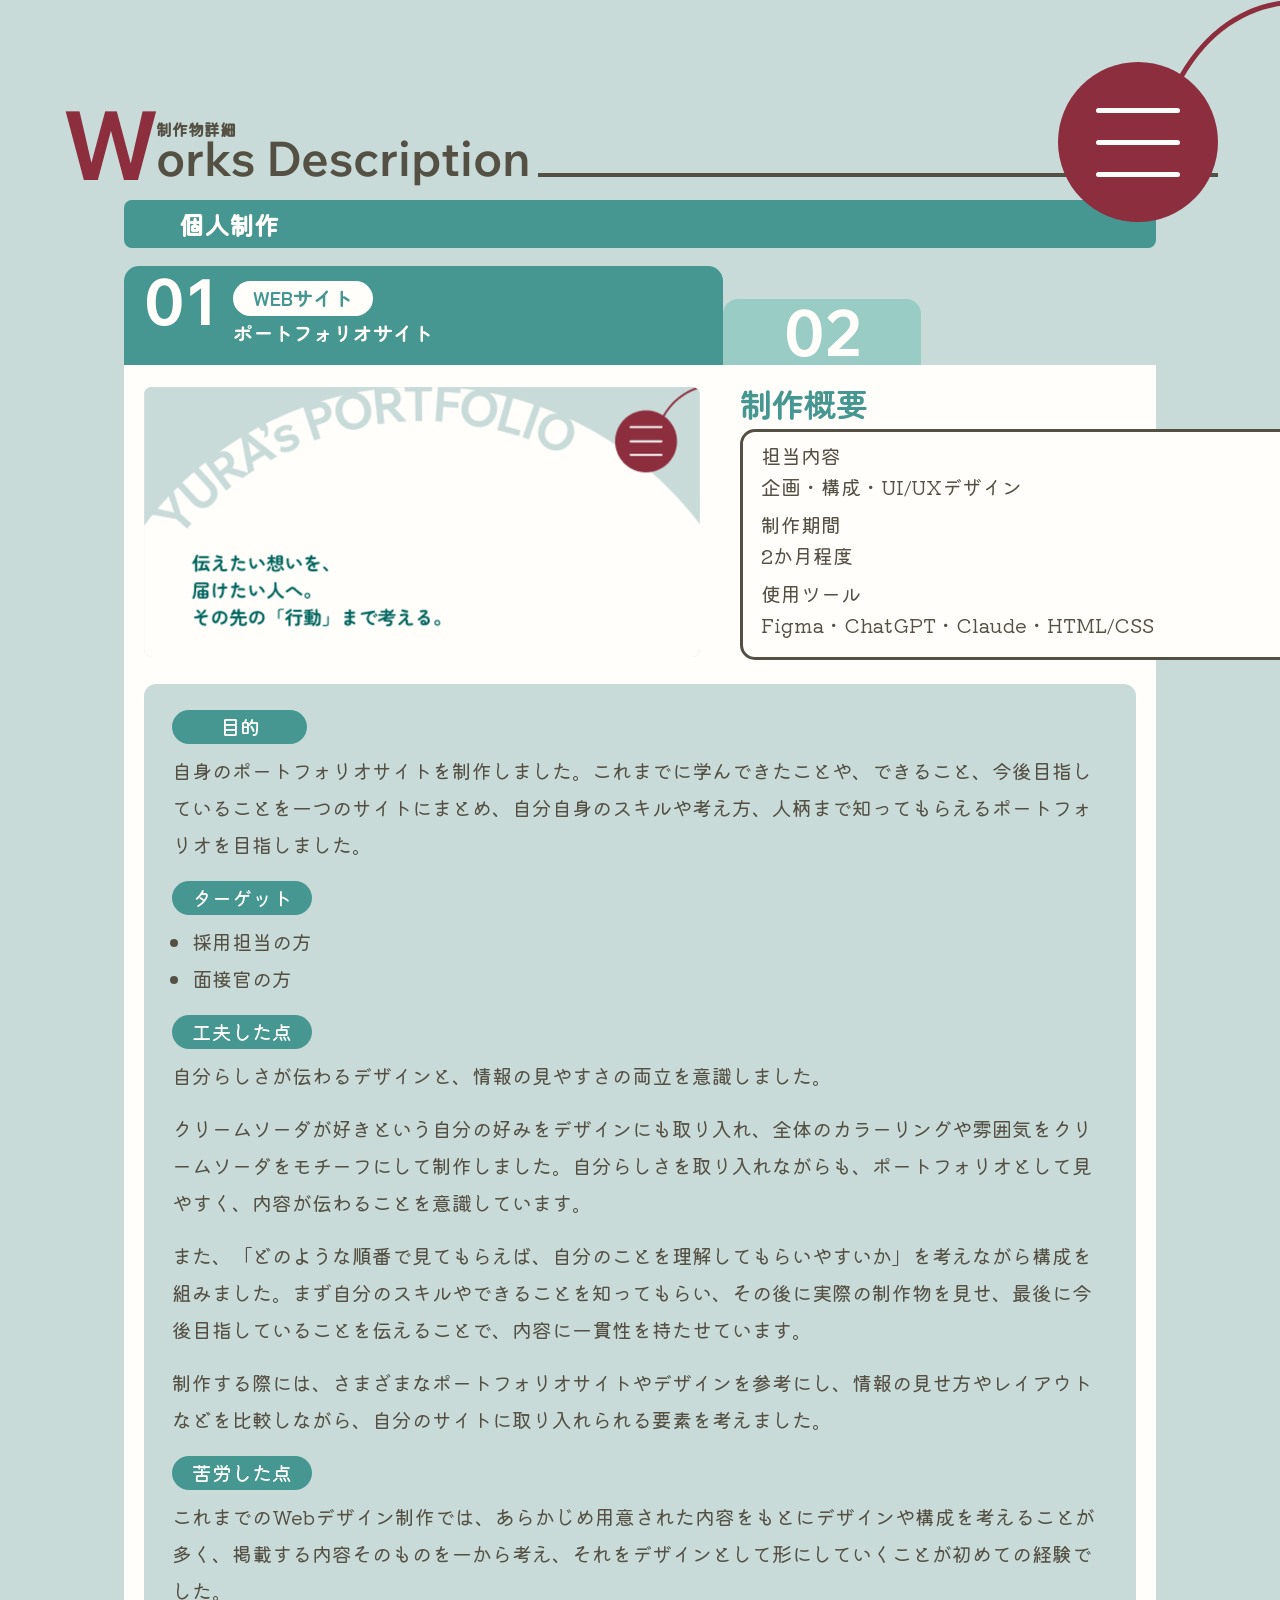
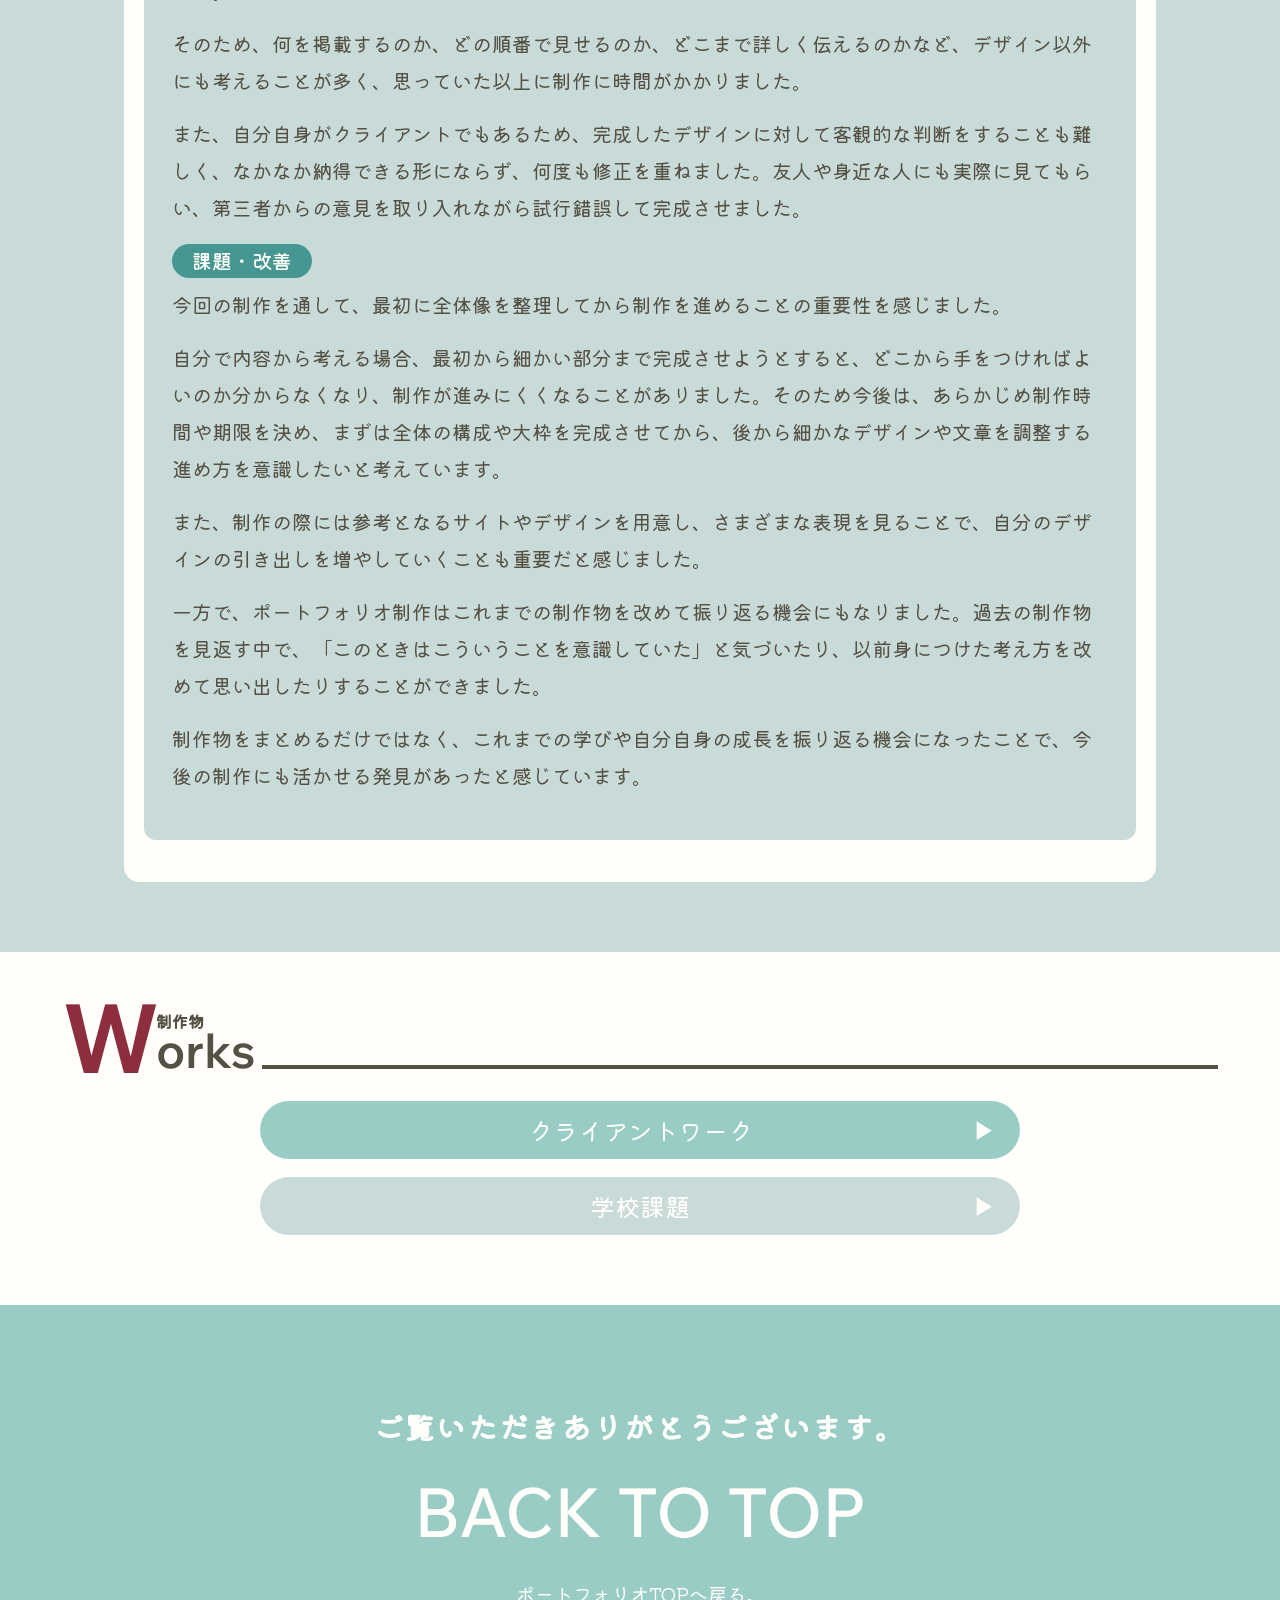
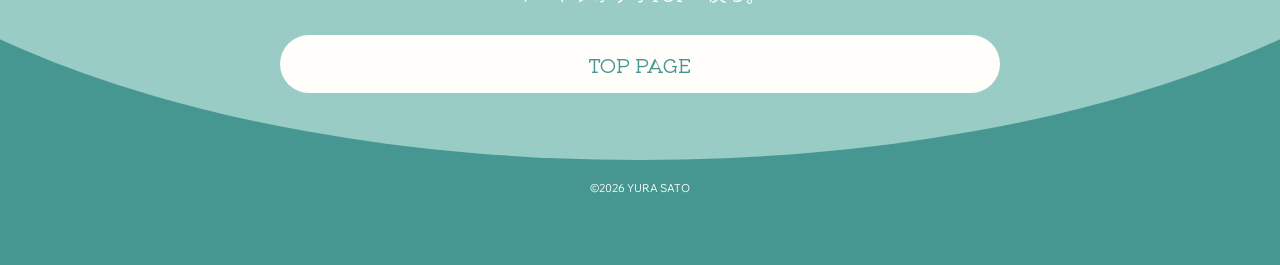
<file: works-personal.html>
<!DOCTYPE html>
<html lang="ja">
<head>
  <meta charset="UTF-8">
  <meta name="viewport" content="width=device-width, initial-scale=1.0">
  <title>Personal Works | YURA's PORTFOLIO</title>
  <link rel="stylesheet" href="style.css">
</head>
<body id="top">
  <div class="page-shell works-page">
    <div class="cherry-menu"><svg class="cherry-stem" viewBox="0 0 100 100" aria-hidden="true"><path d="M 8 92 C 28 42, 62 14, 100 4" /></svg><button class="menu-button" type="button" aria-label="メニュー" aria-expanded="false"><span></span><span></span><span></span></button></div>
    <div class="menu-overlay" aria-hidden="true"><nav><ul><li><a href="index.html">Top</a></li><li><a href="#description">Works Description</a></li><li><a href="#works-nav">Works</a></li></ul></nav></div>

    <header id="description" class="works-detail-head">
      <div class="section-heading compact"><span class="heading-letter">W</span><span class="heading-copy"><small>制作物詳細</small><strong>orks Description</strong></span><span class="heading-line"></span></div>
      <div class="works-category-bar">個人制作</div>
    </header>

    <main class="work-stage" data-work-root>
      <div class="work-tabs" role="tablist">
        <button class="work-tab" data-work-tab="01">
          <span class="tab-num">01</span>
          <small>
            <span class="tab-tag">WEBサイト</span>
            <span class="tab-title">ポートフォリオサイト</span>
          </small>
        </button>
        <button class="work-tab" data-work-tab="02">
          <span class="tab-num">02</span>
          <small>
            <span class="tab-tag">デザイン</span>
            <span class="tab-title">デザイン制作</span>
          </small>
        </button>
      </div>

      <article class="work-panel" data-work-panel="01">
        <div class="work-overview">
          <div class="work-overview-image"><img src="images/works/1.png" alt="ポートフォリオサイト"></div>
          <div class="work-spec"><h3>制作概要</h3><div class="work-spec-box"><dl><dt>担当内容</dt><dd>企画・構成・UI/UXデザイン</dd><dt>制作期間</dt><dd>2か月程度</dd><dt>使用ツール</dt><dd>Figma・ChatGPT・Claude・HTML/CSS</dd></dl></div></div>
        </div>
        <div class="work-copy">
          <h4>目的</h4><p>自身のポートフォリオサイトを制作しました。これまでに学んできたことや、できること、今後目指していることを一つのサイトにまとめ、自分自身のスキルや考え方、人柄まで知ってもらえるポートフォリオを目指しました。</p>
          <h4>ターゲット</h4><ul><li>採用担当の方</li><li>面接官の方</li></ul>
          <h4>工夫した点</h4><p>自分らしさが伝わるデザインと、情報の見やすさの両立を意識しました。</p><p>クリームソーダが好きという自分の好みをデザインにも取り入れ、全体のカラーリングや雰囲気をクリームソーダをモチーフにして制作しました。自分らしさを取り入れながらも、ポートフォリオとして見やすく、内容が伝わることを意識しています。</p><p>また、「どのような順番で見てもらえば、自分のことを理解してもらいやすいか」を考えながら構成を組みました。まず自分のスキルやできることを知ってもらい、その後に実際の制作物を見せ、最後に今後目指していることを伝えることで、内容に一貫性を持たせています。</p><p>制作する際には、さまざまなポートフォリオサイトやデザインを参考にし、情報の見せ方やレイアウトなどを比較しながら、自分のサイトに取り入れられる要素を考えました。</p>
          <h4>苦労した点</h4><p>これまでのWebデザイン制作では、あらかじめ用意された内容をもとにデザインや構成を考えることが多く、掲載する内容そのものを一から考え、それをデザインとして形にしていくことが初めての経験でした。</p><p>そのため、何を掲載するのか、どの順番で見せるのか、どこまで詳しく伝えるのかなど、デザイン以外にも考えることが多く、思っていた以上に制作に時間がかかりました。</p><p>また、自分自身がクライアントでもあるため、完成したデザインに対して客観的な判断をすることも難しく、なかなか納得できる形にならず、何度も修正を重ねました。友人や身近な人にも実際に見てもらい、第三者からの意見を取り入れながら試行錯誤して完成させました。</p>
          <h4>課題・改善</h4><p>今回の制作を通して、最初に全体像を整理してから制作を進めることの重要性を感じました。</p><p>自分で内容から考える場合、最初から細かい部分まで完成させようとすると、どこから手をつければよいのか分からなくなり、制作が進みにくくなることがありました。そのため今後は、あらかじめ制作時間や期限を決め、まずは全体の構成や大枠を完成させてから、後から細かなデザインや文章を調整する進め方を意識したいと考えています。</p><p>また、制作の際には参考となるサイトやデザインを用意し、さまざまな表現を見ることで、自分のデザインの引き出しを増やしていくことも重要だと感じました。</p><p>一方で、ポートフォリオ制作はこれまでの制作物を改めて振り返る機会にもなりました。過去の制作物を見返す中で、「このときはこういうことを意識していた」と気づいたり、以前身につけた考え方を改めて思い出したりすることができました。</p><p>制作物をまとめるだけではなく、これまでの学びや自分自身の成長を振り返る機会になったことで、今後の制作にも活かせる発見があったと感じています。</p>
        </div>

      </article>

      <article class="work-panel" data-work-panel="02" hidden>
        <div class="work-overview">
          <div class="work-overview-image"><img src="images/works/2.png" alt="デザイン制作"></div>
          <div class="work-spec"><h3>制作概要</h3><div class="work-spec-box"><dl><dt>担当内容</dt><dd>デザイン制作</dd><dt>制作期間</dt><dd>3時間程度</dd><dt>使用ツール</dt><dd>Canva</dd></dl></div></div>
        </div>
        <div class="work-copy">
          <h4>目的</h4><p>民泊施設が「LONDON DESIGN AWARDS」に選出されたことを告知し、受賞実績とともに施設の魅力を伝えることを目的に制作しました。</p>
          <h4>ターゲット</h4><ul><li>20代以上の外国人旅行客</li><li>日本の伝統文化や和のデザインに興味がある方</li><li>日本らしさを取り入れながら、現代的でモダンなデザインを好む方</li><li>受賞実績のある宿泊施設に魅力を感じる方</li></ul>
          <h4>工夫した点</h4><p>2種類のデザインを制作し、それぞれ異なる角度から施設の魅力が伝わるようにしました。</p><p>1種類目は、部屋に使用されている日本の伝統文化に注目してもらえる構成にしました。特に見てほしい部分を吹き出しのように拡大して見せることで、写真だけでは気づきにくい特徴を視覚的に伝えています。</p><p>2種類目は、部屋全体のコンセプトや雰囲気が伝わる構成にしました。メイン写真を大きく見せ、下部にコンセプトを大きく配置することで、写真から受ける印象と文字情報を組み合わせて魅力を伝えています。</p><p>また、両デザインとも左上に受賞ロゴを配置し、受賞実績が最初に目に入りやすいようにしました。</p>
          <h4>苦労した点</h4><p>外国人旅行客をターゲットとしているため、英語での情報設計や表現方法に苦労しました。単純に日本語を英訳するだけではなく、英語を母語としない方にも施設の魅力が伝わるよう、文字だけに頼らず、写真やレイアウトで内容を理解できる構成を意識しました。</p><p>そのため、1種類目では特徴的な部分を拡大して視覚的に伝え、2種類目では部屋全体を大きく見せることで、異なる魅力を伝えられるようにしました。</p>
          <h4>課題・改善</h4><p>限られた制作時間の中で仕上げたため、細かな部分の調整や全体の完成度に課題が残りました。今後は制作時間が限られている場合でも、最後に全体を見直す時間を確保し、細部まで丁寧に仕上げることを意識したいです。</p><p>また、2種類ともメイン写真が同じになってしまったため、次回は写真を変えながら全体の統一感を保ち、それぞれ異なる魅力を紹介できる構成にしたいと考えています。</p><p>さらに、情報の整理や余白、レイアウトに改善の余地があると感じました。今後は、より洗練されたデザインを意識しながら、言語に頼りすぎず、写真や構成だけでも魅力が直感的に伝わるデザインを目指したいです。</p>
        </div>
        <div id="finished" class="finished">
          <div class="finished-heading"><span class="heading-letter">F</span><span class="heading-copy"><small>完成図</small><strong>inished Product</strong></span><span class="heading-line"></span></div>
          <a class="action-button" target="_blank" rel="noopener" href="https://www.airbnb.jp/rooms/1268555937243118334?unique_share_id=596f4b84-183d-462e-97cc-e280f5d439ed&viralityEntryPoint=1&s=76">サイトを見る</a>
        </div>
      </article>
    </main>

    <section id="works-nav" class="works-switcher">
      <div class="section-heading compact"><span class="heading-letter">W</span><span class="heading-copy"><small>制作物</small><strong>orks</strong></span><span class="heading-line"></span></div>
      <div class="category-links"><a class="category-link" href="works-client.html?work=01">クライアントワーク</a><a class="category-link muted" href="works-school.html?work=01">学校課題</a></div>
    </section>

    <footer class="back-footer"><div class="footer-inner"><p class="footer-thanks">ご覧いただきありがとうございます。</p><h2 class="footer-title">BACK TO TOP</h2><p class="footer-desc">ポートフォリオTOPへ戻る。</p><a class="back-top-link" href="index.html">TOP PAGE</a><p class="copyright">©2026 YURA SATO</p></div></footer>
  </div>
  <script src="script.js"></script>
</body>
</html>
</file>
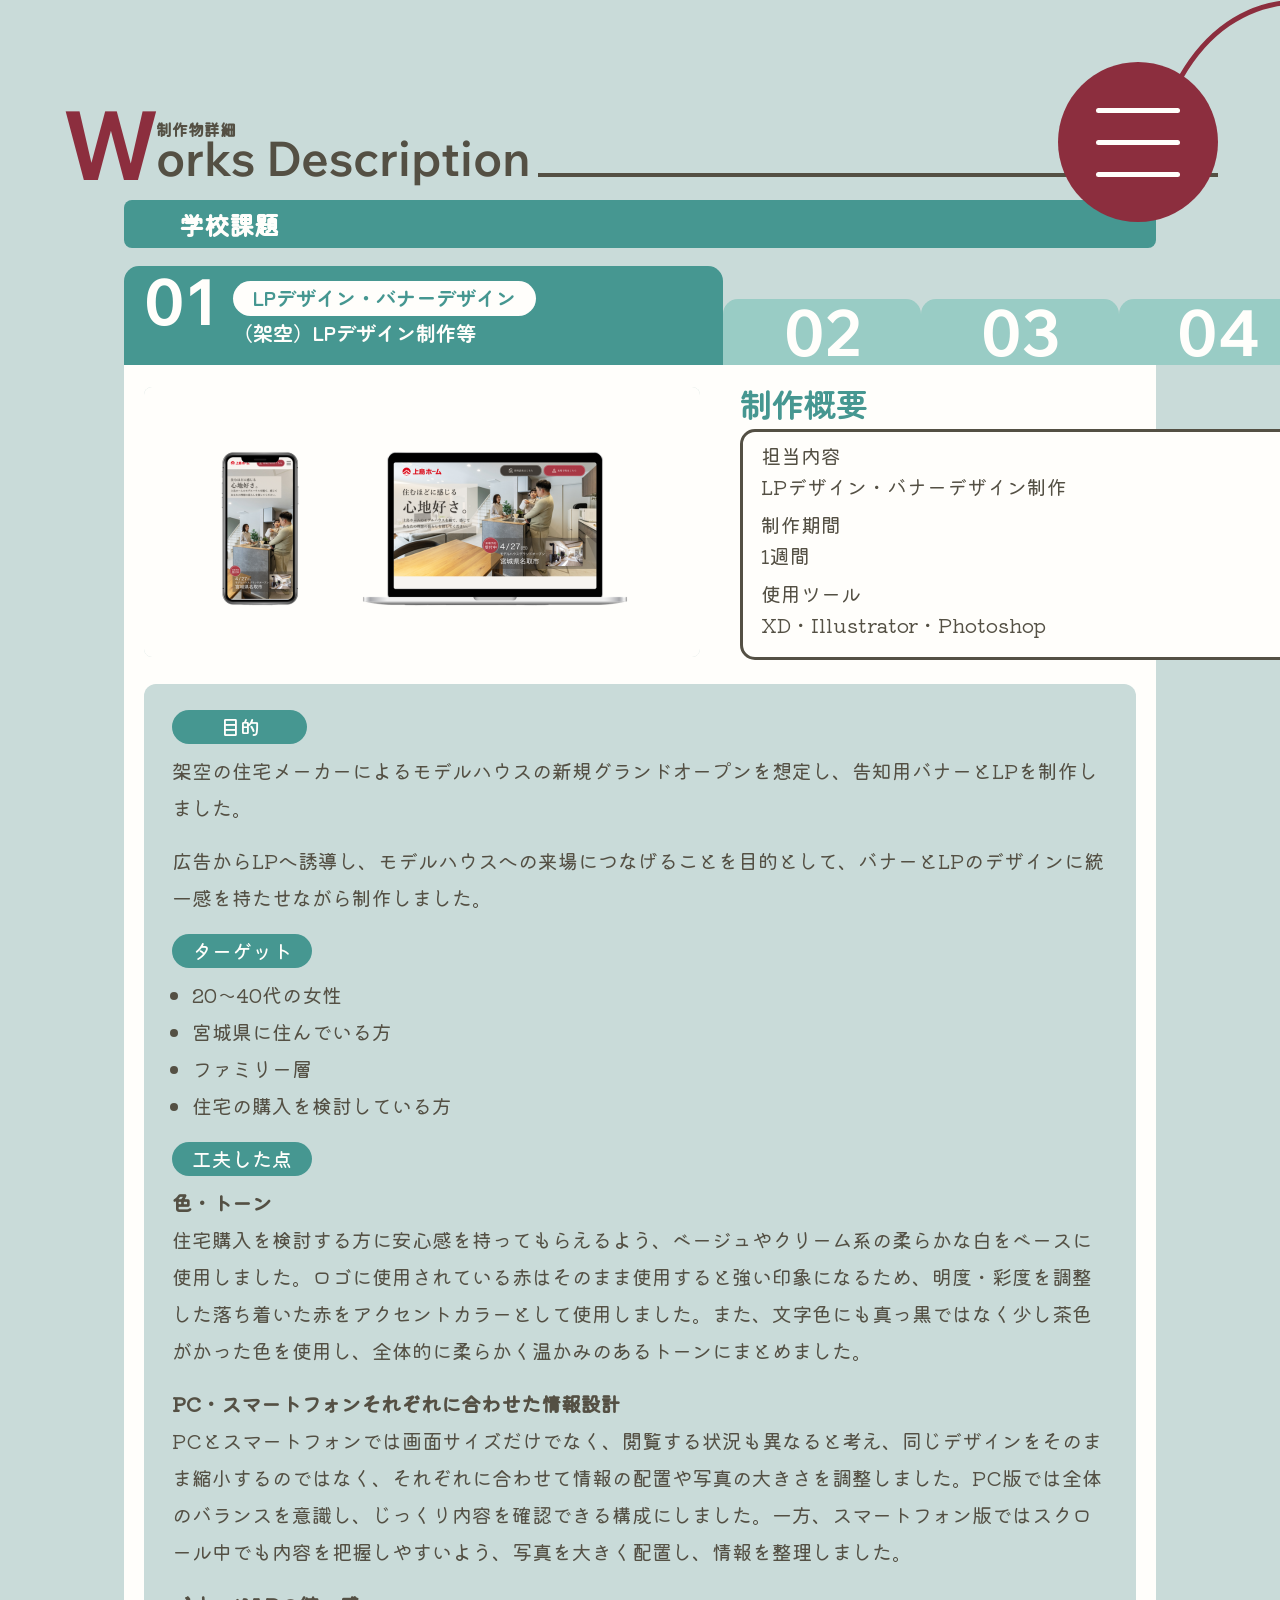
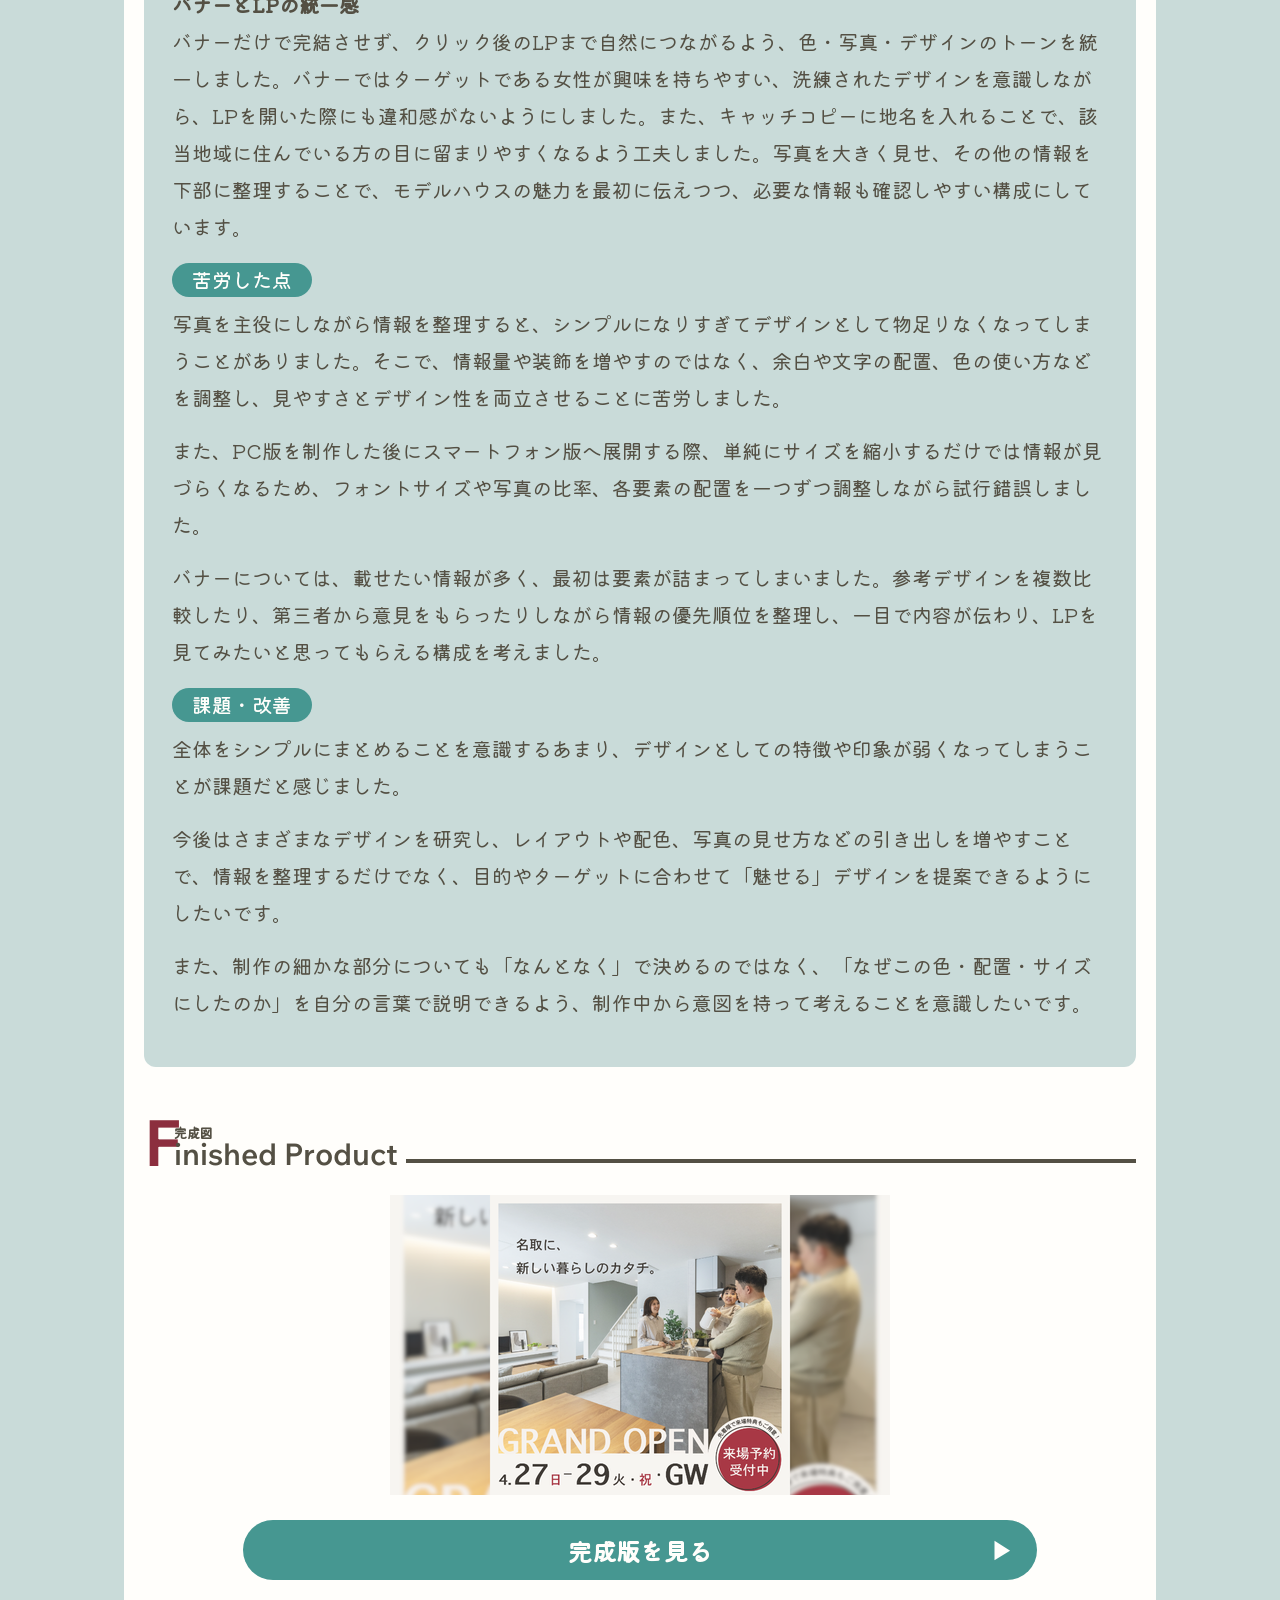
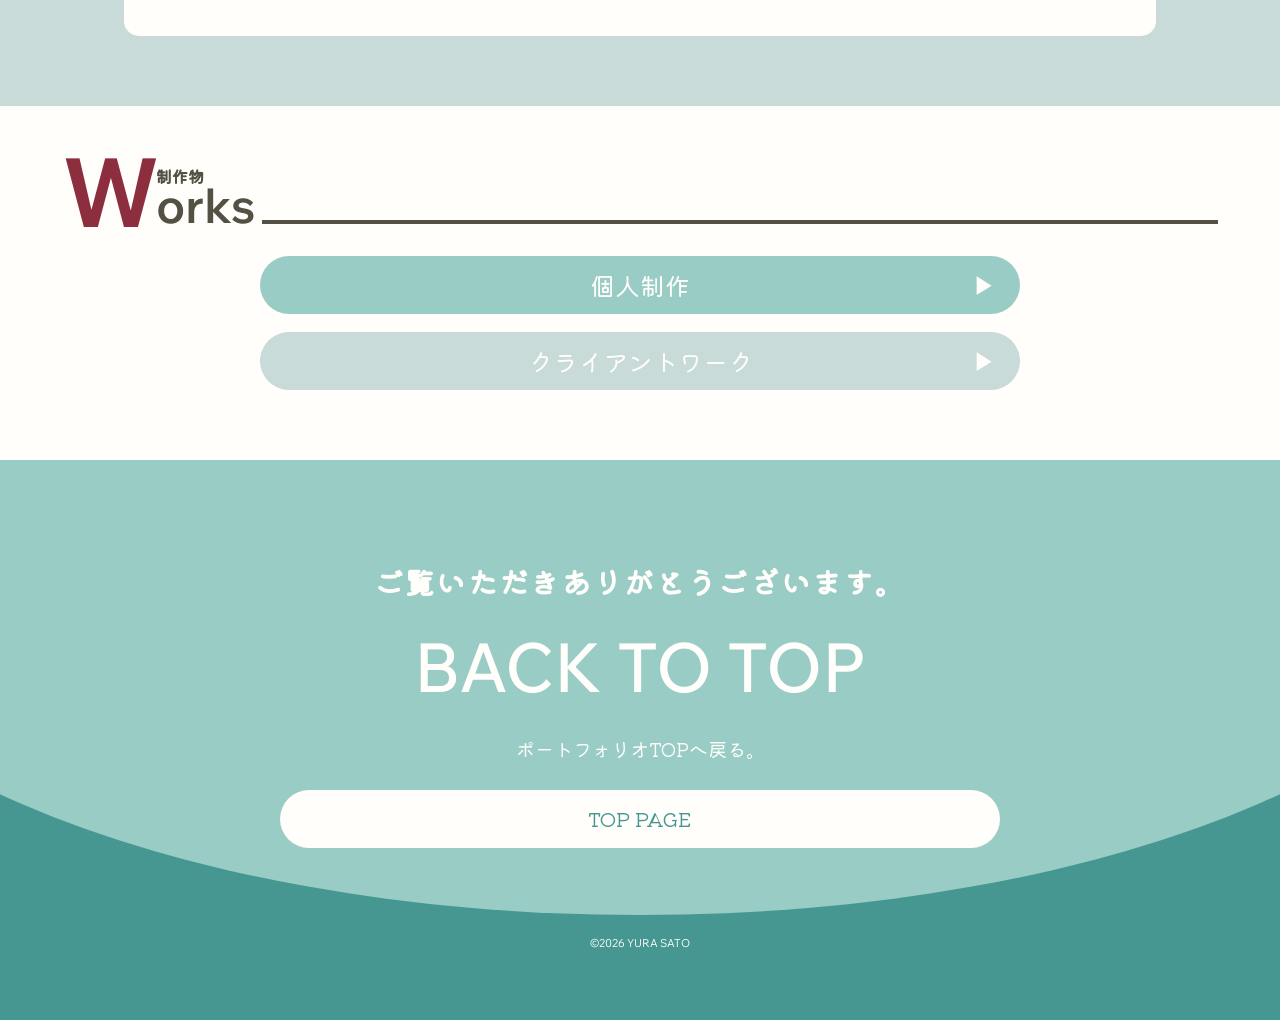
<file: works-school.html>
<!DOCTYPE html>
<html lang="ja">
<head>
  <meta charset="UTF-8">
  <meta name="viewport" content="width=device-width, initial-scale=1.0">
  <title>School Works | YURA's PORTFOLIO</title>
  <link rel="stylesheet" href="style.css">
</head>
<body id="top">
  <div class="page-shell works-page">
    <div class="cherry-menu"><svg class="cherry-stem" viewBox="0 0 100 100" aria-hidden="true"><path d="M 8 92 C 28 42, 62 14, 100 4" /></svg><button class="menu-button" type="button" aria-label="メニュー" aria-expanded="false"><span></span><span></span><span></span></button></div>
    <div class="menu-overlay" aria-hidden="true"><nav><ul><li><a href="index.html">Top</a></li><li><a href="#description">Works Description</a></li><li><a href="#finished">Finished Product</a></li><li><a href="#works-nav">Works</a></li></ul></nav></div>

    <header id="description" class="works-detail-head">
      <div class="section-heading compact"><span class="heading-letter">W</span><span class="heading-copy"><small>制作物詳細</small><strong>orks Description</strong></span><span class="heading-line"></span></div>
      <div class="works-category-bar">学校課題</div>
    </header>

    <main class="work-stage" data-work-root>
      <div class="work-tabs" role="tablist">
        <button class="work-tab" data-work-tab="01">
          <span class="tab-num">01</span>
          <small>
            <span class="tab-tag">LPデザイン・バナーデザイン</span>
            <span class="tab-title">（架空）LPデザイン制作等</span>
          </small>
        </button>
        <button class="work-tab" data-work-tab="02">
          <span class="tab-num">02</span>
          <small>
            <span class="tab-tag">WEBサイト</span>
            <span class="tab-title">現行サイトリニューアルデザイン制作</span>
          </small>
        </button>
        <button class="work-tab" data-work-tab="03">
          <span class="tab-num">03</span>
          <small>
            <span class="tab-tag">マーケティング戦略</span>
            <span class="tab-title">プロモーション提案</span>
          </small>
        </button>
        <button class="work-tab" data-work-tab="04">
          <span class="tab-num">04</span>
          <small>
            <span class="tab-tag">マーケティング戦略</span>
            <span class="tab-title">コメダ珈琲体験向上企画</span>
          </small>
        </button>
      </div>

      <article class="work-panel" data-work-panel="01">
        <div class="work-overview"><div class="work-overview-image"><img src="images/works/5.png" alt="LPデザイン"></div><div class="work-spec"><h3>制作概要</h3><div class="work-spec-box"><dl><dt>担当内容</dt><dd>LPデザイン・バナーデザイン制作</dd><dt>制作期間</dt><dd>1週間</dd><dt>使用ツール</dt><dd>XD・Illustrator・Photoshop</dd></dl></div></div></div>
        <div class="work-copy">
          <h4>目的</h4><p>架空の住宅メーカーによるモデルハウスの新規グランドオープンを想定し、告知用バナーとLPを制作しました。</p><p>広告からLPへ誘導し、モデルハウスへの来場につなげることを目的として、バナーとLPのデザインに統一感を持たせながら制作しました。</p>
          <h4>ターゲット</h4><ul><li>20〜40代の女性</li><li>宮城県に住んでいる方</li><li>ファミリー層</li><li>住宅の購入を検討している方</li></ul>
          <h4>工夫した点</h4><p><strong>色・トーン</strong><br>住宅購入を検討する方に安心感を持ってもらえるよう、ベージュやクリーム系の柔らかな白をベースに使用しました。ロゴに使用されている赤はそのまま使用すると強い印象になるため、明度・彩度を調整した落ち着いた赤をアクセントカラーとして使用しました。また、文字色にも真っ黒ではなく少し茶色がかった色を使用し、全体的に柔らかく温かみのあるトーンにまとめました。</p><p><strong>PC・スマートフォンそれぞれに合わせた情報設計</strong><br>PCとスマートフォンでは画面サイズだけでなく、閲覧する状況も異なると考え、同じデザインをそのまま縮小するのではなく、それぞれに合わせて情報の配置や写真の大きさを調整しました。PC版では全体のバランスを意識し、じっくり内容を確認できる構成にしました。一方、スマートフォン版ではスクロール中でも内容を把握しやすいよう、写真を大きく配置し、情報を整理しました。</p><p><strong>バナーとLPの統一感</strong><br>バナーだけで完結させず、クリック後のLPまで自然につながるよう、色・写真・デザインのトーンを統一しました。バナーではターゲットである女性が興味を持ちやすい、洗練されたデザインを意識しながら、LPを開いた際にも違和感がないようにしました。また、キャッチコピーに地名を入れることで、該当地域に住んでいる方の目に留まりやすくなるよう工夫しました。写真を大きく見せ、その他の情報を下部に整理することで、モデルハウスの魅力を最初に伝えつつ、必要な情報も確認しやすい構成にしています。</p>
          <h4>苦労した点</h4><p>写真を主役にしながら情報を整理すると、シンプルになりすぎてデザインとして物足りなくなってしまうことがありました。そこで、情報量や装飾を増やすのではなく、余白や文字の配置、色の使い方などを調整し、見やすさとデザイン性を両立させることに苦労しました。</p><p>また、PC版を制作した後にスマートフォン版へ展開する際、単純にサイズを縮小するだけでは情報が見づらくなるため、フォントサイズや写真の比率、各要素の配置を一つずつ調整しながら試行錯誤しました。</p><p>バナーについては、載せたい情報が多く、最初は要素が詰まってしまいました。参考デザインを複数比較したり、第三者から意見をもらったりしながら情報の優先順位を整理し、一目で内容が伝わり、LPを見てみたいと思ってもらえる構成を考えました。</p>
          <h4>課題・改善</h4><p>全体をシンプルにまとめることを意識するあまり、デザインとしての特徴や印象が弱くなってしまうことが課題だと感じました。</p><p>今後はさまざまなデザインを研究し、レイアウトや配色、写真の見せ方などの引き出しを増やすことで、情報を整理するだけでなく、目的やターゲットに合わせて「魅せる」デザインを提案できるようにしたいです。</p><p>また、制作の細かな部分についても「なんとなく」で決めるのではなく、「なぜこの色・配置・サイズにしたのか」を自分の言葉で説明できるよう、制作中から意図を持って考えることを意識したいです。</p>
        </div>
        <div id="finished" class="finished"><div class="finished-heading"><span class="heading-letter">F</span><span class="heading-copy"><small>完成図</small><strong>inished Product</strong></span><span class="heading-line"></span></div><div class="finished-preview"><img src="images/top/5.png" alt="LP完成イメージ"></div><a class="action-button" target="_blank" rel="noopener" href="https://xd.adobe.com/view/b9399d5b-75ff-4b57-b9f2-1e03ab861d5e-ec6a/">完成版を見る</a></div>
      </article>

      <article class="work-panel" data-work-panel="02" hidden>
        <div class="work-overview"><div class="work-overview-image"><img src="images/works/6.png" alt="WEBサイトリニューアル"></div><div class="work-spec"><h3>制作概要</h3><div class="work-spec-box"><dl><dt>担当内容</dt><dd>WEBサイトデザイン制作</dd><dt>制作期間</dt><dd>1週間</dd><dt>使用ツール</dt><dd>XD・Illustrator・Photoshop</dd></dl></div></div></div>
        <div class="work-copy">
          <h4>目的</h4><p>市立病院前クリニックの現行サイトリニューアルを想定し、Webサイトデザインを制作しました。</p><p>新規患者の獲得を目指すと同時に、既存患者にも受け入れられるデザインを意識し、年齢を問わず必要な情報を見つけやすく、安心して利用できるWebサイトを目指しました。</p>
          <h4>ターゲット</h4><ul><li>札幌市内に住んでいる方</li><li>20代以上の幅広い年代</li><li>体の不調を感じ、受診を検討している方</li><li>安心して通える病院を探している方</li></ul>
          <h4>工夫した点</h4><p>幅広い年代の方が利用することを考え、文字サイズや情報の見やすさを意識しました。若い世代だけでなくご年配の方も閲覧することを想定し、文字を小さくしすぎないようにしています。</p><p>また、病院のロゴに使用されていた<strong>紺色をアクセントカラーとして取り入れ、既存サイトからの印象を大きく変えすぎず、クリニックとしての統一感を保ちました。</strong>青系の色をベースにすることで、清潔感や信頼感を感じられるトーンを目指しています。</p><p>全体にはグラデーションを取り入れ、単調になりすぎないようにしながら、サイト全体にまとまりが出るようにしました。</p><p>下層ページでは「お知らせ」と「お問い合わせ」のページも制作し、ユーザーが必要な情報へ迷わず進めるよう、情報の優先順位と導線を意識して設計しました。</p><p>特にスマートフォン版では、ページを開いた際に「お知らせ」「お問い合わせ」の内容が画面内に少し見えるように配置し、次のコンテンツがあることを視覚的に伝えることで、スクロールを促す構成にしています。</p><p>また、自動アニメーションでは、サイト内で使用している線のモチーフを取り入れ、Webサイト全体のデザインとつながりを感じられる表現にしました。</p>
          <h4>苦労した点</h4><p>PC版を制作した後にスマートフォン版へ展開する際、単純に要素を縮小するだけでは情報が見づらくなるため、画面サイズや仕様の違いに合わせてレイアウトを再設計することに苦労しました。</p><p>特に下層ページの「お知らせ」「お問い合わせ」では、PC版とスマートフォン版で情報の見せ方やレイアウトが大きく異なるため、デザイン性を保ちながら、それぞれの画面サイズに適した形へ展開することに試行錯誤しました。</p><p>また、スマートフォン版では、単にすべての情報を画面内に収めるのではなく、あえて次のコンテンツを少し見せることでスクロールを促す構成にしたため、「どこまで見せるとユーザーが次へ進みたいと思うのか」というバランスの調整にも苦労しました。</p><p>自動アニメーションの制作は今回が初めてだったため、操作方法や機能への理解が十分ではなく、「作りたい表現」と「現在の自分の技術で実現できること」の差を埋めながら制作することにも苦労しました。</p>
          <h4>課題・改善</h4><p>幅広い年代の方が利用することを想定して文字サイズに配慮しましたが、デザイン上のバランスを優先することで、一部の文字が小さくなってしまう部分が残りました。</p><p>今後は、文字サイズを確保したうえでレイアウトや情報量を調整し、見やすさを犠牲にせず、デザイン性も保てる情報設計を身につけたいです。</p><p>また、現行サイトを参考にしたことで既存のデザインに引っ張られる部分もあったため、今後は複数の参考サイトからレイアウトや情報設計の事例を研究し、既存サイトの良さを活かしながら、より使いやすく独自性のあるデザインを提案できるようにしたいです。</p><p>さらに、今回の制作ではユーザーの視線やスクロールを意識して導線を設計しましたが、今後は「なぜこの位置に配置するのか」「ユーザーにどのような行動をしてほしいのか」をより明確に考え、見た目だけでなく、ユーザーの行動まで設計できるWebデザインを目指したいです。</p>
        </div>
        <div id="finished" class="finished"><div class="finished-heading"><span class="heading-letter">F</span><span class="heading-copy"><small>完成図</small><strong>inished Product</strong></span><span class="heading-line"></span></div><a class="action-button" target="_blank" rel="noopener" href="https://xd.adobe.com/view/29d14860-c8c5-4d74-82f7-ffba8e50bf30-7c82/">OPアニメーション・PC版</a><a class="action-button secondary" target="_blank" rel="noopener" href="https://xd.adobe.com/view/93ba3b55-41a9-4b49-a3e3-61976d4dad3c-c6e9/">SP版を見る</a></div>
      </article>

      <article class="work-panel" data-work-panel="03" hidden>
        <div class="work-overview"><div class="work-overview-image"><img src="images/works/7.png" alt="プロモーション提案"></div><div class="work-spec"><h3>制作概要</h3><div class="work-spec-box"><dl><dt>担当内容</dt><dd>プロモーション提案書</dd><dt>制作期間</dt><dd>1週間</dd><dt>使用ツール</dt><dd>Canva</dd></dl></div></div></div>
        <div id="finished" class="finished"><div class="finished-heading"><span class="heading-letter">F</span><span class="heading-copy"><small>完成図</small><strong>inished Product</strong></span><span class="heading-line"></span></div><div class="slide-frame"><iframe src="https://docs.google.com/presentation/d/e/2PACX-1vQCjPy77Ix0wIZedN6db-E2JY7S-6fgrOD-rhB0LVBbTMMn9i0DQNES0Er1UocxQRIpY_I5a-0IwsXI/pubembed?start=false&loop=false&delayms=60000" allowfullscreen></iframe></div></div>
      </article>

      <article class="work-panel" data-work-panel="04" hidden>
        <div class="work-overview"><div class="work-overview-image"><img src="images/works/8.png" alt="コメダ珈琲様売上企画"></div><div class="work-spec"><h3>制作概要</h3><div class="work-spec-box"><dl><dt>担当内容</dt><dd>コメダ珈琲様売上企画書</dd><dt>制作期間</dt><dd>1週間</dd><dt>使用ツール</dt><dd>Canva</dd></dl></div></div></div>
        <div id="finished" class="finished"><div class="finished-heading"><span class="heading-letter">F</span><span class="heading-copy"><small>完成図</small><strong>inished Product</strong></span><span class="heading-line"></span></div><div class="slide-frame"><iframe src="https://docs.google.com/presentation/d/e/2PACX-1vTSoFEe3oVOxkTiN3dorxgbV33TeE_kyS9tIZ7OSYea6p7z3zPxScrtIQuYlFlUsIGMA6YSRRj6VZ2Q/pubembed?start=false&loop=false&delayms=60000" allowfullscreen></iframe></div></div>
      </article>
    </main>

    <section id="works-nav" class="works-switcher"><div class="section-heading compact"><span class="heading-letter">W</span><span class="heading-copy"><small>制作物</small><strong>orks</strong></span><span class="heading-line"></span></div><div class="category-links"><a class="category-link" href="works-personal.html?work=01">個人制作</a><a class="category-link muted" href="works-client.html?work=01">クライアントワーク</a></div></section>
    <footer class="back-footer"><div class="footer-inner"><p class="footer-thanks">ご覧いただきありがとうございます。</p><h2 class="footer-title">BACK TO TOP</h2><p class="footer-desc">ポートフォリオTOPへ戻る。</p><a class="back-top-link" href="index.html">TOP PAGE</a><p class="copyright">©2026 YURA SATO</p></div></footer>
  </div>
  <script src="script.js"></script>
</body>
</html>
</file>
<file: style.css>
@import url('https://fonts.googleapis.com/css2?family=Kiwi+Maru:wght@400;500;600;700&family=Wix+Madefor+Text:wght@400;500;600;700&family=Zen+Maru+Gothic:wght@400;500;600;700&display=swap');

:root {
  --cream: #FFFEFB;
  --ink: #545044;
  --wine: #8C2E3E;
  --mist: #C9DBD9;
  --aqua: #99CCC5;
  --teal: #469791;
  --page-width: 1440px;
  --content-gutter: 124px;
  --title-gutter: 62px;
  --title-overhang: 62px;
}

* { box-sizing: border-box; }
html { scroll-behavior: smooth; }
html, body { margin: 0; padding: 0; }
body {
  min-width: 1100px;
  color: var(--ink);
  background: var(--cream);
  font-family: "Kiwi Maru", sans-serif;
}
body.menu-open { overflow: hidden; }
a { color: inherit; text-decoration: none; }
img { display: block; max-width: 100%; }
button { font: inherit; }
.container { width: 100%; margin: 0; padding-left: var(--content-gutter); padding-right: var(--content-gutter); }

/* ================================
   FIRST VIEW - 既存PC版を維持
================================ */
.fv {
  position: relative;
  width: 100%;
  height: 910px;
  min-height: 910px;
  overflow: hidden;
  background-color: var(--mist);
}
.fv-cream {
  position: absolute;
  width: 1763.58px;
  height: 1442.5px;
  left: 50%;
  top: 1.25px;
  transform: translateX(-50%);
  background-color: var(--cream);
  border-radius: 50%;
  z-index: 1;
}
.fv-title {
  position: absolute;
  left: 47%;
  top: -80px;
  width: 1200px;
  height: 360px;
  transform: translateX(-50%);
  z-index: 10;
}
.fv-title svg { display: block; width: 100%; height: 100%; overflow: visible; }
.fv-title text {
  fill: var(--mist);
  font-family: "Wix Madefor Text", sans-serif;
  font-size: 124px;
  font-weight: 700;
  letter-spacing: -3px;
}
.fv-message {
  position: absolute;
  left: 124px;
  top: 420px;
  z-index: 20;
  color: var(--teal);
  font-size: 64px;
  font-weight: 500;
  line-height: 70px;
}
.fv-message p { margin: 0; }
.fv-wave {
  position: absolute;
  left: 50%;
  bottom: 0;
  width: 1800px;
  height: 180px;
  transform: translateX(-50%);
  z-index: 25;
  overflow: hidden;
}
.fv-wave svg { display: block; width: 100%; height: 100%; }
.fv-wave path { fill: var(--aqua); }

/* ================================
   CHERRY MENU / OVERLAY
================================ */
.cherry-menu {
  position: fixed;
  top: 0;
  right: 62px;
  width: 160px;
  height: 160px;
  z-index: 1000;
}
.cherry-stem {
  position: absolute;
  top: -15px;
  right: -55px;
  width: 100px;
  height: 100px;
  overflow: visible;
  pointer-events: none;
  transform: rotate(8deg);
  transform-origin: 8px 92px;
}
.cherry-stem path {
  fill: none;
  stroke: var(--wine);
  stroke-width: 5;
  stroke-linecap: round;
}
.menu-button {
  position: absolute;
  top: 62px;
  right: 0;
  width: 160px;
  height: 160px;
  padding: 0;
  border: 0;
  border-radius: 50%;
  background: var(--wine);
  display: flex;
  flex-direction: column;
  align-items: center;
  justify-content: center;
  gap: 27px;
  z-index: 30;
  cursor: pointer;
}
.menu-button span {
  display: block;
  width: 84px;
  height: 5px;
  border-radius: 10px;
  background: var(--cream);
  transition: transform .25s ease, opacity .2s ease;
  transform-origin: center;
}
.menu-button.is-open { gap: 0; }
.menu-button.is-open span:nth-child(1) { transform: translateY(5px) rotate(45deg); }
.menu-button.is-open span:nth-child(2) { opacity: 0; }
.menu-button.is-open span:nth-child(3) { transform: translateY(-5px) rotate(-45deg); }
.menu-overlay {
  position: fixed;
  inset: 0;
  z-index: 900;
  background: var(--mist);
  display: grid;
  place-items: center;
  opacity: 0;
  visibility: hidden;
  transition: opacity .2s ease, visibility .2s ease;
}
.menu-overlay::after {
  content: "";
  position: absolute;
  left: 0;
  right: 0;
  bottom: 0;
  height: 18px;
  background: var(--aqua);
}
.menu-overlay.is-open { opacity: 1; visibility: visible; }
.menu-overlay nav { margin-top: -10px; }
.menu-overlay ul { list-style: none; margin: 0; padding: 0; display: grid; gap: 30px; }
.menu-overlay a {
  width: 300px;
  min-height: 94px;
  border-radius: 13px;
  background: var(--cream);
  display: grid;
  place-items: center;
  font-family: "Wix Madefor Text", sans-serif;
  font-weight: 600;
  font-size: 35px;
}
.menu-overlay a:hover { transform: translateY(-2px); }

/* ================================
   SHARED HEADING
================================ */
.section-heading {
  display: flex;
  align-items: flex-end;
  width: 100%;
  color: var(--ink);
  margin-bottom: 34px;
}
.section-heading .heading-letter {
  color: var(--wine);
  font: 700 96px/0.82 "Wix Madefor Text", sans-serif;
}
.section-heading .heading-copy {
  display: flex;
  flex-direction: column;
  margin-left: -4px;
  margin-bottom: 2px;
  line-height: 1;
  white-space: nowrap;
}
.section-heading .heading-copy small {
  font-size: 16px;
  font-weight: 600;
  margin-bottom: -3px;
}
.section-heading .heading-copy strong {
  font: 600 48px/1 "Wix Madefor Text", sans-serif;
}
.section-heading .heading-line {
  flex: 1;
  border-top: 4px solid currentColor;
  margin: 0 0 7px 7px;
}
.section-heading.light { color: var(--cream); }
.section-heading.light .heading-letter { color: var(--wine); }
.section-heading.compact { margin-bottom: 16px; }

/* ================================
   TOP - PROFILE
================================ */
.top-profile {
  background: var(--aqua);
  padding: 70px 0 64px;
}
.profile-row {
  display: grid;
  grid-template-columns: 160px 390px 1fr;
  gap: 46px;
  align-items: center;
}
.top-name {
  align-self: start;
  position: relative;
  width: 180px;
  margin-top: 45px;
  color: var(--cream);
  font-family: "Zen Maru Gothic", sans-serif;
  font-weight: 700;
}
.top-name .name-line {
  display: flex;
  align-items: flex-end;
  white-space: nowrap;
  line-height: 1;
}
.top-name .name-initial {
  color: var(--wine);
  font-size: 54px;
  line-height: .9;
}
.top-name .name-rest {
  color: var(--cream);
  font-size: 31px;
  line-height: 1;
  margin-left: 2px;
  padding-bottom: 1px;
}
.top-name .name-kana {
  position: absolute;
  left: 55px;
  top: -7px;
  color: var(--cream);
  font-family: "Kiwi Maru", sans-serif;
  font-size: 10px;
  font-weight: 400;
  letter-spacing: .08em;
  white-space: nowrap;
}
.profile-photo {
  width: 390px;
  aspect-ratio: 1;
  border-radius: 50%;
  overflow: hidden;
  background: var(--mist);
}
.profile-photo img { width: 100%; height: 100%; object-fit: cover; }
.profile-info { color: var(--cream); font-size: 20px; line-height: 2.1; }
.profile-info p { margin: 0; }
.pill-link {
  margin-top: 28px;
  height: 60px;
  border-radius: 999px;
  background: var(--cream);
  color: var(--ink);
  display: flex;
  align-items: center;
  justify-content: center;
  position: relative;
  font-size: 18px;
}
.pill-link::after,
.action-button::after,
.category-link::after,
.contact-mail::after {
  content: "▶";
  position: absolute;
  right: 24px;
  font-size: .9em;
}

/* ================================
   TOP - INTRO
================================ */
.top-intro { background: var(--cream); padding: 42px 0 65px; }
.intro-text {
  margin: 0;
  font-family: "Kiwi Maru", sans-serif;
  font-size: 20px;
  font-weight: 400;
  line-height: 2.1;
}
.intro-text .big {
  color: var(--wine);
  font-size: 50px;
  font-weight: 700;
  vertical-align: -.08em;
}

/* ================================
   TOP - SKILL
================================ */
.top-skill { background: var(--aqua); padding: 55px 0 70px; }
.skill-grid { display: grid; grid-template-columns: repeat(3, 1fr); gap: 62px; padding-top: 28px; }
.skill-card {
  position: relative;
  aspect-ratio: 700 / 1000;
  min-height: 0;
  padding: 0;
  background: transparent;
  border: 0;
  border-radius: 0;
  text-align: center;
}
.skill-no {
  position: absolute;
  top: -40px;
  left: -30px;
  z-index: 3;
  color: var(--teal);
  font: 500 54px/1 "Wix Madefor Text", sans-serif;
}
/* Skill.zip の画像そのものをカード枠として使用 */
.skill-card img {
  position: absolute;
  inset: 0;
  z-index: 0;
  width: 100%;
  height: 100%;
  object-fit: contain;
  margin: 0;
  pointer-events: none;
}
.skill-card h3 {
  position: absolute;
  z-index: 2;
  top: 50%;
  left: 9%;
  right: 9%;
  color: var(--teal);
  font-family: "Zen Maru Gothic", sans-serif;
  font-size: 27px;
  font-weight: 700;
  margin: 0;
}
.skill-card p {
  position: absolute;
  z-index: 2;
  top: 61%;
  left: 10%;
  right: 10%;
  text-align: left;
  font-family: "Kiwi Maru", sans-serif;
  font-size: 16px;
  font-weight: 400;
  line-height: 1.9;
  margin: 0;
}
.tools-title { color: var(--cream); font-family: "Zen Maru Gothic", sans-serif; font-size: 30px; font-weight: 700; margin: 42px 0 20px; }
.tools-grid { display: grid; grid-template-columns: repeat(3, 1fr); gap: 26px 62px; }
.tool-card {
  height: 92px;
  border: 3px solid var(--ink);
  border-radius: 15px;
  background: var(--cream);
  display: grid;
  grid-template-columns: 90px 1fr;
  align-items: center;
  padding: 12px 18px;
}
.tool-logo {
  width: 62px; height: 62px; border: 2px solid currentColor; border-radius: 8px;
  display: grid; place-items: center; font: 600 28px/1 "Wix Madefor Text", sans-serif;
}
.tool-meta { display: grid; grid-template-columns: 1fr; gap: 6px; }
.tool-stars { color: var(--teal); font-size: 25px; letter-spacing: 5px; white-space: nowrap; }
.tool-note { font-size: 11px; }

.tool-image-grid img {
  width: 100%;
  height: auto;
  display: block;
}

/* ================================
   TOP - WORKS
================================ */
.top-works { background: var(--cream); padding: 55px 0 75px; }
.works-group { margin-bottom: 42px; }
.works-group-title {
  height: 50px;
  border-radius: 7px;
  background: var(--teal);
  color: var(--cream);
  display: flex;
  align-items: center;
  justify-content: flex-start;
  padding-left: 24px;
  font-family: "Zen Maru Gothic", sans-serif;
  font-size: 27px;
  font-weight: 700;
  margin-bottom: 22px;
}
.works-group.client .works-group-title { background: var(--aqua); }
.works-group.school .works-group-title { background: var(--mist); }
.works-grid { display: grid; grid-template-columns: repeat(2, 1fr); gap: 28px 70px; }
.work-card {
  display: block;
  position: relative;
  padding: 14px 14px 16px;
  border: 2px solid transparent;
  border-radius: 15px;
  cursor: pointer;
  transition: transform .2s ease, border-color .2s ease;
}
.work-card:hover {
  transform: translateY(-3px);
  border-color: var(--teal);
}
.work-card:focus-visible {
  outline: 3px solid var(--teal);
  outline-offset: 4px;
}
.work-card .number {
  color: var(--teal);
  font: 500 52px/1 "Wix Madefor Text", sans-serif;
  margin-bottom: -4px;
}
.work-card img {
  width: 100%; aspect-ratio: 5 / 3; object-fit: cover;
  border-radius: 10px; background: var(--mist);
}
.work-card .type { font-size: 13px; margin-top: 12px; }
.work-card .work-name { font-size: 18px; margin: 2px 0 0; }
.work-card::after {
  content: "詳細を見る →";
  display: inline-flex;
  align-items: center;
  justify-content: center;
  min-width: 132px;
  height: 36px;
  margin-top: 12px;
  padding: 0 18px;
  border-radius: 18px;
  background: var(--teal);
  color: var(--cream);
  font-family: "Zen Maru Gothic", sans-serif;
  font-size: 14px;
  font-weight: 700;
  line-height: 1;
}

/* ================================
   TOP - FUTURE
================================ */
.top-future { background: var(--mist); padding: 60px 0 80px; }
.future-boxes { display: grid; gap: 26px; }
.future-box { background: var(--cream); border-radius: 14px; padding: 32px 38px; }
.future-box h3 { color: var(--teal); font-family: "Zen Maru Gothic", sans-serif; font-size: 26px; font-weight: 700; margin: 0 0 16px; }
.future-box p { margin: 0; font-family: "Kiwi Maru", sans-serif; font-size: 20px; font-weight: 400; line-height: 2; }

/* ================================
   FOOTER / CONTACT
================================ */
.contact-footer,
.back-footer {
  position: relative;
  overflow: hidden;
  background: var(--teal);
  min-height: 520px;
  color: var(--cream);
}
.contact-footer::before,
.back-footer::before {
  content: "";
  position: absolute;
  width: 1750px;
  height: 760px;
  left: 50%;
  top: -305px;
  transform: translateX(-50%);
  border-radius: 50%;
  background: var(--aqua);
}
.footer-inner {
  position: relative;
  z-index: 1;
  text-align: center;
  padding-top: 90px;
}
.footer-thanks { font-size: 29px; font-weight: 600; letter-spacing: .08em; margin: 0 0 30px; }
.footer-title { font: 500 72px/1 "Wix Madefor Text", sans-serif; margin: 0 0 35px; }
.footer-desc { font-size: 19px; margin: 0 0 28px; }
.contact-mail,
.back-top-link {
  position: relative;
  width: 720px;
  height: 58px;
  border-radius: 999px;
  background: var(--cream);
  color: var(--teal);
  display: flex;
  align-items: center;
  justify-content: center;
  margin: 0 auto;
  font-size: 20px;
}
.copyright { margin-top: 95px; font: 400 11px "Wix Madefor Text", sans-serif; }

/* ================================
   ABOUT PAGE
================================ */
.page-shell { width: 100%; max-width: none; margin: 0; background: var(--cream); }
.about-page { background: var(--cream); }

/* About hero — Figma 1440pxアートボードの実寸を基準に配置 */
.about-hero {
  position: relative;
  height: 1466px;
  overflow: visible;
  background: var(--mist);
  padding: 92px var(--content-gutter) 0;
}
.about-hero .section-heading {
  position: relative;
  z-index: 20;
  margin-bottom: 0;
}

/* 装飾はすべて中央基準。1440px時にFigmaのX座標と一致する */
.about-figure {
  position: absolute;
  inset: 0;
  z-index: 1;
  pointer-events: none;
}
.about-big-dome {
  position: absolute;
  left: 50%;
  top: 202px;
  width: 1089px;
  height: 627px;
  transform: translateX(-50%);
  background: var(--cream);
  /* Figma: 上左右1800px / 下左右15px */
  border-radius: 1800px 1800px 15px 15px;
  z-index: 3;
}
.about-scallops {
  position: absolute;
  left: 50%;
  top: 688px;
  width: 1315.49px;
  height: 263.06px;
  transform: translateX(-50%);
  display: flex;
  z-index: 2;
}
.about-scallops span {
  flex: 0 0 263.098px;
  width: 263.098px;
  height: 263.06px;
  border-radius: 50%;
  background: var(--cream);
}
.about-profile-panel {
  position: absolute;
  left: 50%;
  top: 775px;
  width: 1192px;
  height: 592px;
  transform: translateX(-50%);
  background: var(--aqua);
  border-radius: 0 0 200px 200px;
  z-index: 1;
}
.about-bridge {
  position: absolute;
  left: 50%;
  top: 1367px;
  width: 200px;
  height: 66px;
  transform: translateX(-50%);
  background: var(--cream);
}
.about-history-arc {
  position: absolute;
  z-index: 1;
  left: 0;
  top: 1400px;
  width: 100%;
  height: 132px;
  transform: none;
  border-radius: 50%;
  background: var(--cream);
}
.about-pedestal {
  position: absolute;
  z-index: 3;
  left: 50%;
  top: 1400px;
  width: 200px;
  height: 66px;
  transform: translateX(-50%);
  border-radius: 50%;
  background: var(--mist);
}

/* 人物・テキスト */
.about-person {
  position: absolute;
  inset: 0;
  z-index: 10;
  text-align: center;
}
.about-photo {
  position: absolute;
  left: 50%;
  top: 245px;
  width: 460px;
  height: 460px;
  transform: translateX(-50%);
  border-radius: 50%;
  overflow: hidden;
}
.about-photo img { width: 100%; height: 100%; object-fit: cover; }
.about-kana {
  position: absolute;
  left: calc(50% - 720px + 640px);
  top: 708px;
  transform: none;
  margin: 0;
  font-family: "Kiwi Maru", sans-serif;
  font-size: 32px;
  font-weight: 400;
  line-height: 1;
  white-space: nowrap;
}
.about-name {
  position: absolute;
  left: calc(50% - 720px + 592px);
  top: 744px;
  transform: none;
  margin: 0;
  color: var(--ink);
  font-family: "Zen Maru Gothic", sans-serif;
  font-size: 64px;
  font-weight: 700;
  line-height: 1.1;
  white-space: nowrap;
}
.about-birth {
  position: absolute;
  left: calc(50% - 720px + 406px);
  top: 970px;
  transform: none;
  margin: 0;
  color: var(--cream);
  font-family: "Zen Maru Gothic", sans-serif;
  font-size: 32px;
  font-weight: 700;
  white-space: nowrap;
}
.about-bio {
  position: absolute;
  left: calc(50% - 720px + 228px);
  top: 1047px;
  width: 984px;
  transform: none;
  margin: 0;
  color: var(--cream);
  text-align: left;
  font-family: "Kiwi Maru", sans-serif;
  font-size: 24px;
  font-weight: 400;
  line-height: 1.5;
}
.about-bio span { display: block; }
.about-bio span + span { margin-top: 18px; }

/* History */
.about-history {
  position: relative;
  z-index: 5;
  background: var(--cream);
  /* Figmaでは台座の直下からHistory見出しが始まる */
  padding: 30px var(--content-gutter) 72px;
}
.about-history::before { content: none; }
.about-history > * { position: relative; z-index: 1; }
.text-panel {
  border-radius: 15px;
  background: var(--mist);
  padding: 34px 52px;
  font-family: "Kiwi Maru", sans-serif;
  font-size: 24px;
  font-weight: 400;
  line-height: 1.75;
}
.text-panel p { margin: 0 0 18px; }
.text-panel p:last-child { margin-bottom: 0; }

/* Style */
.about-style {
  background: var(--mist);
  padding: 70px var(--content-gutter) 78px;
}
.about-style .text-panel { background: var(--cream); }

/* Favorites */
.about-favorites {
  padding: 70px var(--content-gutter) 86px;
  background: var(--cream);
}
.favorite-grid {
  display: grid;
  grid-template-columns: repeat(2, minmax(0, 1fr));
  gap: 52px 70px;
  padding: 0;
}
.favorite-card h3 {
  position: relative;
  z-index: 2;
  display: inline-block;
  margin: 0 0 -8px;
  padding-right: 10px;
  background: var(--cream);
  color: var(--teal);
  font-family: "Zen Maru Gothic", sans-serif;
  font-size: 32px;
  font-weight: 700;
}
.favorite-box {
  border: 3px solid var(--ink);
  border-top-width: 2px;
  border-radius: 14px;
  padding: 28px 26px 18px;
}
.favorite-box img {
  width: 100%;
  aspect-ratio: 4 / 3;
  object-fit: cover;
  border-radius: 8px;
  margin-bottom: 14px;
}
.favorite-box p {
  margin: 0;
  font-family: "Kiwi Maru", sans-serif;
  font-size: 20px;
  font-weight: 400;
  line-height: 1.7;
}

/* ================================
   WORKS DETAIL COMMON
================================ */
.works-page { background: var(--mist); }
.works-detail-head { padding: 105px 70px 0; }
.works-category-bar {
  height: 48px;
  background: var(--teal);
  color: var(--cream);
  border-radius: 8px;
  display: flex;
  align-items: center;
  padding-left: 55px;
  font-size: 25px;
  font-weight: 600;
  margin: 0 45px 18px;
}
.work-stage { margin: 0 45px 70px; }
.work-tabs {
  display: flex;
  align-items: flex-end;
  gap: 0;
  height: 99px;
}

.work-tab {
  flex: 0 0 198px;
  width: 198px;
  height: 66px;
  padding: 0;
  border: 0;
  border-radius: 15px 15px 0 0;
  background: #99CCC5;
  color: #FFFEFB;
  display: flex;
  align-items: center;
  justify-content: center;
  cursor: pointer;
  text-align: left;
}

.work-tab .tab-num {
  margin: 0;
  color: #FFFEFB;
  font-family: "Wix Madefor Text", sans-serif;
  font-size: 64px;
  font-weight: 700;
  line-height: 1;
}

.work-tab small {
  display: none;
}

.work-tab.is-active {
  flex: 0 0 599px;
  width: 599px;
  height: 99px;
  padding: 3px 20px 0;
  background: #469791;
  border-radius: 15px 15px 0 0;
  display: flex;
  justify-content: flex-start;
  align-items: flex-start;
  gap: 16px;
}

.work-tab.is-active small {
  display: flex;
  flex-direction: column;
  align-items: flex-start;
  margin-top: 12px;
}

.tab-tag {
  width: max-content;
  height: 35px;
  padding: 0 20px;
  display: inline-flex;
  align-items: center;
  justify-content: center;
  background: #FFFEFB;
  color: #469791;
  border-radius: 17.5px;
  font-family: "Zen Maru Gothic", sans-serif;
  font-size: 20px;
  font-weight: 700;
  line-height: 1;
  white-space: nowrap;
}

.tab-title {
  margin-top: 5px;
  color: #FFFEFB;
  font-family: "Zen Maru Gothic", sans-serif;
  font-size: 20px;
  font-weight: 700;
  line-height: 1.2;
  text-align: left;
  white-space: nowrap;
}

.work-panel {
  background: #FFFEFB;
  border-radius: 0 0 15px 15px;
  padding: 22px 20px 42px;
}

.work-panel[hidden] {
  display: none !important;
}

.work-overview {
  display: grid;
  grid-template-columns: 556px 556px;
  column-gap: 40px;
  align-items: start;
}

.work-overview-image {
  width: 556px;
  min-height: 245px;
  background: #C9DBD9;
  border-radius: 8px;
  overflow: hidden;
}

.work-overview-image img {
  width: 100%;
  height: 100%;
  object-fit: contain;
}

.work-spec {
  width: 556px;
}

.work-spec h3 {
  margin: 0 0 10px;
  color: #469791;
  font-family: "Zen Maru Gothic", sans-serif;
  font-size: 32px;
  font-weight: 700;
  line-height: 1;
}

.work-spec-box {
  width: 556px;
  height: 231px;
  padding: 10px 18px 25px;
  background: #FFFEFB;
  border: 3px solid #545044;
  border-radius: 15px;
  font-family: "Kiwi Maru", sans-serif;
  font-size: 20px;
  font-weight: 400;
  line-height: 1.4;
}

.work-spec-box dl {
  margin: 0;
  display: block;
}

.work-spec-box dt {
  margin: 0 0 3px;
}

.work-spec-box dd {
  margin: 0 0 10px;
}

.work-spec-box dd:last-child {
  margin-bottom: 0;
}
.work-copy { margin-top: 24px; background: var(--mist); border-radius: 12px; padding: 24px 28px 30px; font-size: 20px; line-height: 1.85; }
.work-copy h4 {
  display: inline-block; min-width: 135px; margin: 0 0 8px; padding: 4px 20px;
  border-radius: 999px; background: var(--teal); color: var(--cream); text-align: center; font-size: 20px; font-weight: 500; line-height: 1.3;
}
.work-copy p, .work-copy ul { margin: 0 0 16px; }
.work-copy ul { padding-left: 20px; }
.finished { margin-top: 48px; }
.finished-heading { display: flex; align-items: flex-end; margin-bottom: 26px; }
.finished-heading .heading-letter { color: var(--wine); font: 700 64px/.85 "Wix Madefor Text",sans-serif; }
.finished-heading .heading-copy { display: flex; flex-direction: column; margin-left: -7px; line-height: 1; }
.finished-heading small { font-size: 13px; font-weight: 600; }
.finished-heading strong { font: 600 30px/1 "Wix Madefor Text",sans-serif; }
.finished-heading .heading-line { flex: 1; border-top: 4px solid var(--ink); margin: 0 0 6px 8px; }
.finished-preview { display: grid; place-items: center; margin: 20px auto 25px; }
.finished-preview img { max-width: 65%; max-height: 430px; object-fit: contain; }
.action-button {
  position: relative;
  width: min(820px, 80%);
  height: 60px;
  border-radius: 999px;
  margin: 0 auto 14px;
  background: var(--teal);
  color: var(--cream);
  display: flex;
  align-items: center;
  justify-content: center;
  font-size: 24px;
  font-weight: 600;
}
.action-button.secondary { background: var(--aqua); }
.slide-frame { width: 80%; aspect-ratio: 16/9; margin: 18px auto 25px; }
.slide-frame iframe { width: 100%; height: 100%; border: 0; }
.works-switcher { background: var(--cream); padding: 46px 70px 70px; }
.category-links { display: grid; gap: 18px; width: 760px; margin: 25px auto 0; }
.category-link {
  position: relative; height: 58px; border-radius: 999px; color: var(--cream); background: var(--aqua);
  display: flex; align-items: center; justify-content: center; font-size: 25px;
}
.category-link.muted { background: var(--mist); }
.back-footer { min-height: 560px; }
.back-footer .footer-inner { padding-top: 100px; }
.back-footer .footer-title { font-size: 68px; }
.back-footer .copyright { margin-top: 88px; }

/* Desktop only for now. 1100px未満は横スクロールでPCレイアウトを維持 */

/* ========================================
   GLOBAL GUTTERS / ARTBOARD CLEANUP
   通常コンテンツ: 左右124px
   セクションタイトル: 左右62px
======================================== */

/* Figmaアートボード外のグレーをサイトに持ち込まない */
html,
body {
  background: var(--cream);
}

.page-shell {
  width: 100%;
  max-width: none;
  margin: 0;
}

/* 通常コンテンツは左右124px */
.container {
  width: 100%;
  max-width: none;
  margin: 0;
  padding-left: var(--content-gutter);
  padding-right: var(--content-gutter);
}

/* container内のセクションタイトルだけ左右62px位置まで広げる */
.container > .section-heading {
  width: calc(100% + 124px);
  margin-left: -62px;
}

/* ABOUTページ */
.about-hero {
  padding-left: var(--content-gutter);
  padding-right: var(--content-gutter);
}
.about-history,
.about-style,
.about-favorites {
  padding-left: var(--content-gutter);
  padding-right: var(--content-gutter);
}
.about-hero > .section-heading,
.about-history > .section-heading,
.about-style > .section-heading,
.about-favorites > .section-heading {
  width: calc(100% + 124px);
  margin-left: -62px;
}
.favorite-grid {
  padding-left: 0;
  padding-right: 0;
}

/* WORKS詳細ページ */
.works-detail-head {
  padding-left: var(--content-gutter);
  padding-right: var(--content-gutter);
}
.works-detail-head > .section-heading,
.works-switcher > .section-heading {
  width: calc(100% + 124px);
  margin-left: -62px;
}
.works-category-bar {
  margin-left: 0;
  margin-right: 0;
}
.work-stage {
  margin-left: var(--content-gutter);
  margin-right: var(--content-gutter);
}
.works-switcher {
  padding-left: var(--content-gutter);
  padding-right: var(--content-gutter);
}



/* ================================
   MOBILE RESPONSIVE
   767px以下：PCデザインの雰囲気を保ちながらスマホ向けに再配置
   最小文字サイズは14px
================================ */
@media (max-width: 767px) {
  :root {
    --content-gutter: 20px;
    --title-gutter: 20px;
  }

  html,
  body {
    width: 100%;
    min-width: 0;
    overflow-x: hidden;
  }

  body {
    font-size: 14px;
  }

  .container {
    padding-left: 20px;
    padding-right: 20px;
  }

  .container > .section-heading,
  .about-hero > .section-heading,
  .about-history > .section-heading,
  .about-style > .section-heading,
  .about-favorites > .section-heading,
  .works-detail-head > .section-heading,
  .works-switcher > .section-heading {
    width: 100%;
    margin-left: 0;
  }

  /* 共通見出し */
  .section-heading {
    margin-bottom: 24px;
  }

  .section-heading .heading-letter {
    font-size: 62px;
  }

  .section-heading .heading-copy {
    margin-left: -2px;
  }

  .section-heading .heading-copy small {
    font-size: 14px;
    margin-bottom: -1px;
  }

  .section-heading .heading-copy strong {
    font-size: 32px;
  }

  .section-heading .heading-line {
    border-top-width: 3px;
    margin: 0 0 5px 6px;
  }

  /* ハンバーガーメニュー */
  .cherry-menu {
    right: 16px;
    width: 88px;
    height: 106px;
  }

  .cherry-stem {
    top: -12px;
    right: -40px;
    width: 70px;
    height: 70px;
  }

  .menu-button {
    top: 36px;
    width: 78px;
    height: 78px;
    gap: 14px;
  }

  .menu-button span {
    width: 42px;
    height: 4px;
  }

  .menu-button.is-open span:nth-child(1) {
    transform: translateY(4px) rotate(45deg);
  }

  .menu-button.is-open span:nth-child(3) {
    transform: translateY(-4px) rotate(-45deg);
  }

  .menu-overlay nav {
    width: 100%;
    padding: 0 34px;
  }

  .menu-overlay ul {
    gap: 16px;
  }

  .menu-overlay a {
    width: 100%;
    min-height: 64px;
    font-size: 24px;
  }

  /* TOP ファーストビュー */
  .fv {
    height: 720px;
    min-height: 720px;
  }

  .fv-cream {
    width: 190vw;
    height: 900px;
    top: -90px;
  }

  .fv-title {
    left: 50%;
    top: -5px;
    width: 155vw;
    height: 220px;
  }

  .fv-message {
    left: 24px;
    right: 24px;
    top: 310px;
    font-size: 28px;
    line-height: 1.65;
  }

  .fv-wave {
    width: 900px;
    height: 120px;
  }

  /* TOP プロフィール */
  .top-profile {
    padding: 54px 0 50px;
  }

  .profile-row {
    grid-template-columns: 1fr;
    gap: 24px;
    justify-items: center;
  }

  .top-name {
    width: auto;
    margin-top: 0;
  }

  .top-name .name-initial {
    font-size: 48px;
  }

  .top-name .name-rest {
    font-size: 30px;
  }

  .top-name .name-kana {
    left: 49px;
    top: -10px;
    font-size: 14px;
  }

  .profile-photo {
    width: min(68vw, 270px);
  }

  .profile-info {
    width: 100%;
    font-size: 16px;
    line-height: 1.85;
    text-align: center;
  }

  .pill-link {
    width: 100%;
    max-width: 340px;
    height: 54px;
    margin: 24px auto 0;
    font-size: 16px;
  }

  .pill-link::after,
  .action-button::after,
  .category-link::after,
  .contact-mail::after {
    right: 18px;
  }

  /* TOP 紹介文 */
  .top-intro {
    padding: 38px 0 48px;
  }

  .intro-text {
    font-size: 16px;
    line-height: 1.95;
  }

  .intro-text .big {
    font-size: 38px;
  }

  /* TOP Skill */
  .top-skill {
    padding: 46px 0 56px;
  }

  .skill-grid {
    grid-template-columns: 1fr;
    gap: 62px;
    padding-top: 14px;
  }

  .skill-card {
    width: min(100%, 340px);
    justify-self: center;
  }

  .skill-no {
    top: -30px;
    left: -8px;
    font-size: 42px;
  }

  .skill-card h3 {
    font-size: 22px;
  }

  .skill-card p {
    font-size: 16px;
    line-height: 1.65;
  }

  .tools-title {
    font-size: 24px;
    margin: 44px 0 18px;
  }

  .tools-grid {
    grid-template-columns: repeat(2, minmax(0, 1fr));
    gap: 12px;
  }

  .tool-note {
    font-size: 14px;
  }

  /* TOP Works */
  .top-works {
    padding: 46px 0 58px;
  }

  .works-group {
    margin-bottom: 36px;
  }

  .works-group-title {
    height: 46px;
    padding-left: 18px;
    font-size: 21px;
    margin-bottom: 18px;
  }

  .works-grid {
    grid-template-columns: 1fr;
    gap: 28px;
  }

  .work-card .number {
    font-size: 42px;
  }

  .work-card .type {
    font-size: 14px;
    margin-top: 10px;
  }

  .work-card .work-name {
    font-size: 16px;
  }

  .work-card {
    padding: 12px 12px 14px;
  }

  .work-card::after {
    min-width: 124px;
    height: 36px;
    padding: 0 16px;
    font-size: 14px;
  }

  /* TOP Future */
  .top-future {
    padding: 48px 0 58px;
  }

  .future-boxes {
    gap: 18px;
  }

  .future-box {
    padding: 24px 20px;
  }

  .future-box h3 {
    font-size: 22px;
    margin-bottom: 12px;
  }

  .future-box p {
    font-size: 16px;
    line-height: 1.9;
  }

  /* Footer / Contact */
  .contact-footer,
  .back-footer {
    min-height: 450px;
  }

  .contact-footer::before,
  .back-footer::before {
    width: 900px;
    height: 480px;
    top: -180px;
  }

  .footer-inner,
  .back-footer .footer-inner {
    padding: 72px 20px 24px;
  }

  .footer-thanks {
    font-size: 18px;
    letter-spacing: .03em;
    margin-bottom: 24px;
  }

  .footer-title,
  .back-footer .footer-title {
    font-size: 44px;
    margin-bottom: 24px;
  }

  .footer-desc {
    font-size: 16px;
    margin-bottom: 22px;
  }

  .contact-mail,
  .back-top-link {
    width: 100%;
    max-width: 360px;
    height: 54px;
    font-size: 14px;
    padding: 0 42px 0 20px;
  }

  .copyright,
  .back-footer .copyright {
    margin-top: 68px;
    font-size: 14px;
  }

  /* ABOUT */
  .about-hero {
    height: auto;
    min-height: 0;
    overflow: hidden;
    padding: 82px 20px 56px;
  }

  .about-figure {
    display: none;
  }

  .about-person {
    position: relative;
    inset: auto;
    display: flex;
    flex-direction: column;
    align-items: center;
    margin-top: 30px;
    text-align: center;
  }

  .about-photo {
    position: relative;
    left: auto;
    top: auto;
    width: min(68vw, 260px);
    height: auto;
    aspect-ratio: 1;
    transform: none;
  }

  .about-kana {
    position: relative;
    left: auto;
    top: auto;
    transform: none;
    margin: 18px 0 0;
    font-size: 18px;
  }

  .about-name {
    position: relative;
    left: auto;
    top: auto;
    transform: none;
    margin: 4px 0 0;
    font-size: 44px;
    line-height: 1.2;
  }

  .about-birth {
    position: relative;
    left: auto;
    top: auto;
    transform: none;
    margin: 28px 0 0;
    color: var(--ink);
    font-size: 18px;
    white-space: normal;
  }

  .about-bio {
    position: relative;
    left: auto;
    top: auto;
    width: 100%;
    transform: none;
    margin: 26px 0 0;
    color: var(--ink);
    font-size: 16px;
    line-height: 1.9;
  }

  .about-bio span + span {
    margin-top: 16px;
  }

  .about-history,
  .about-style,
  .about-favorites {
    padding: 48px 20px 56px;
  }

  .text-panel {
    padding: 24px 20px;
    font-size: 16px;
    line-height: 1.9;
  }

  .favorite-grid {
    grid-template-columns: 1fr;
    gap: 36px;
  }

  .favorite-card h3 {
    font-size: 24px;
  }

  .favorite-box {
    padding: 22px 18px 18px;
  }

  .favorite-box p {
    font-size: 16px;
    line-height: 1.8;
  }

  /* WORKS 詳細 */
  .works-detail-head {
    padding: 84px 20px 0;
  }

  .works-category-bar {
    height: 44px;
    margin: 0 0 14px;
    padding-left: 16px;
    font-size: 18px;
  }

  .work-stage {
    margin: 0 20px 52px;
  }

  .work-tabs {
    height: 88px;
    overflow-x: auto;
    overflow-y: hidden;
    scrollbar-width: none;
    -webkit-overflow-scrolling: touch;
  }

  .work-tabs::-webkit-scrollbar {
    display: none;
  }

  .work-tab {
    flex: 0 0 76px;
    width: 76px;
    height: 60px;
    border-radius: 12px 12px 0 0;
  }

  .work-tab .tab-num {
    font-size: 34px;
  }

  .work-tab.is-active {
    flex: 0 0 calc(100vw - 40px);
    width: calc(100vw - 40px);
    max-width: 340px;
    height: 88px;
    padding: 8px 12px 0;
    gap: 10px;
    border-radius: 12px 12px 0 0;
  }

  .work-tab.is-active .tab-num {
    font-size: 42px;
  }

  .work-tab.is-active small {
    min-width: 0;
    margin-top: 3px;
  }

  .tab-tag {
    max-width: 100%;
    height: 28px;
    padding: 0 10px;
    font-size: 14px;
    border-radius: 14px;
    white-space: nowrap;
  }

  .tab-title {
    max-width: 100%;
    margin-top: 4px;
    font-size: 14px;
    line-height: 1.3;
    white-space: normal;
  }

  .work-panel {
    padding: 18px 14px 30px;
  }

  .work-overview {
    grid-template-columns: 1fr;
    gap: 22px;
  }

  .work-overview-image {
    width: 100%;
    min-height: 0;
    aspect-ratio: 556 / 270;
  }

  .work-spec {
    width: 100%;
  }

  .work-spec h3 {
    font-size: 24px;
    margin-bottom: 10px;
  }

  .work-spec-box {
    width: 100%;
    height: auto;
    min-height: 0;
    padding: 14px 14px 16px;
    font-size: 16px;
    line-height: 1.6;
  }

  .work-spec-box dt {
    margin-bottom: 2px;
  }

  .work-spec-box dd {
    margin-bottom: 10px;
  }

  .work-copy {
    margin-top: 20px;
    padding: 20px 16px 24px;
    font-size: 16px;
    line-height: 1.9;
  }

  .work-copy h4 {
    min-width: 120px;
    padding: 5px 16px;
    font-size: 16px;
    font-weight: 500;
  }

  .work-copy p,
  .work-copy ul {
    margin-bottom: 18px;
  }

  .finished {
    margin-top: 38px;
  }

  .finished-heading {
    margin-bottom: 22px;
  }

  .finished-heading .heading-letter {
    font-size: 52px;
  }

  .finished-heading small {
    font-size: 14px;
  }

  .finished-heading strong {
    font-size: 26px;
  }

  .finished-preview img {
    max-width: 100%;
    max-height: none;
  }

  .action-button {
    width: 100%;
    height: 54px;
    font-size: 16px;
  }

  .slide-frame {
    width: 100%;
  }

  .works-switcher {
    padding: 44px 20px 56px;
  }

  .category-links {
    width: 100%;
    margin-top: 22px;
    gap: 14px;
  }

  .category-link {
    height: 54px;
    font-size: 16px;
  }
}
</file>
